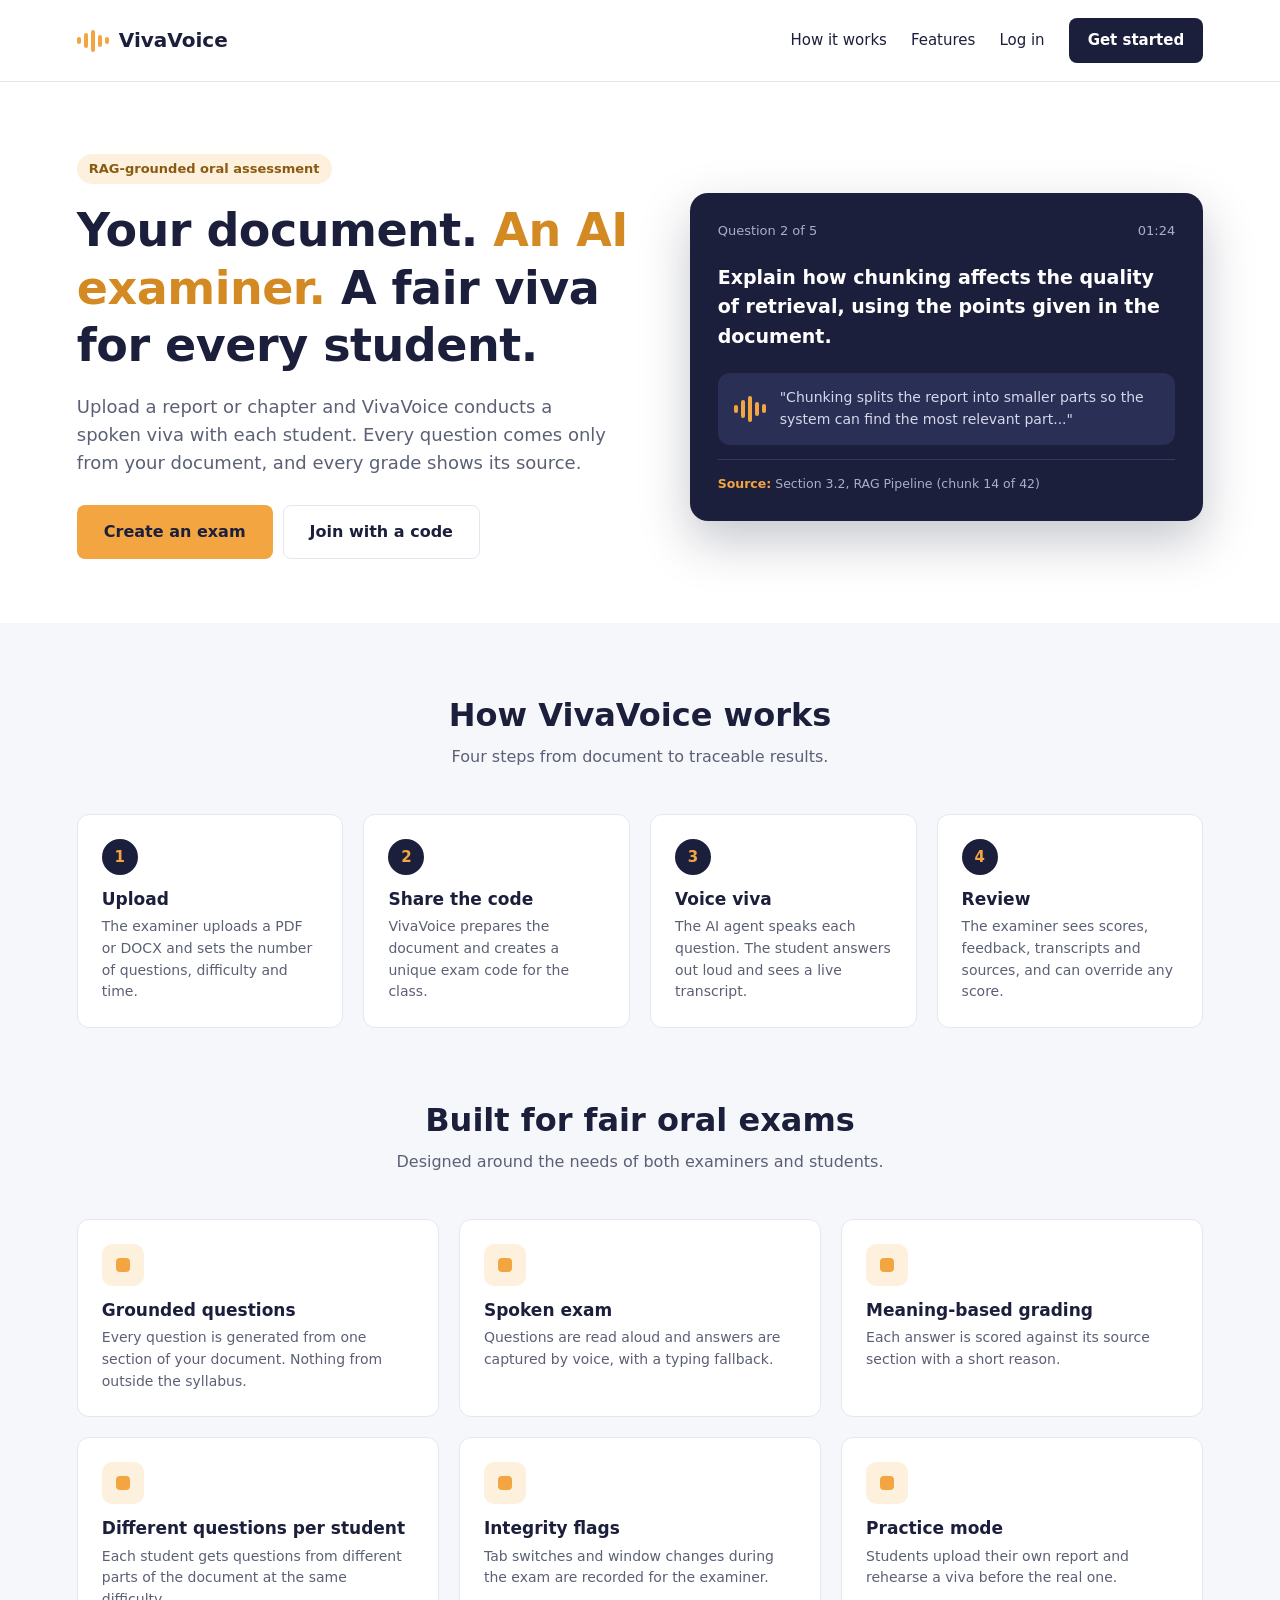
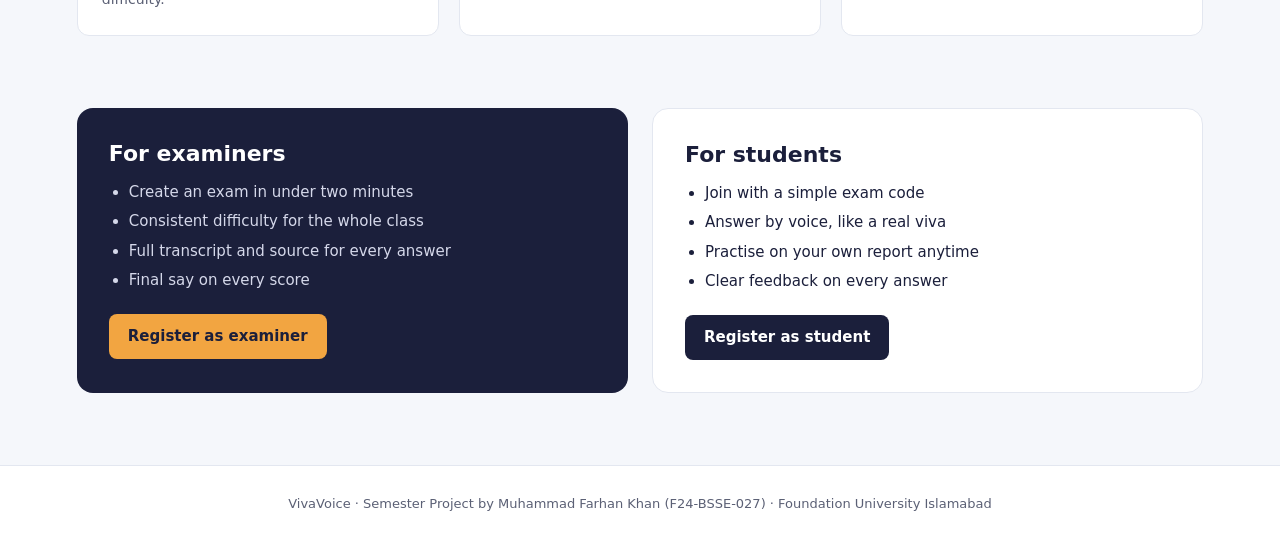
<file: frontend/index.html>
<!DOCTYPE html>
<html lang="en">
<head>
  <meta charset="UTF-8">
  <meta name="viewport" content="width=device-width, initial-scale=1.0">
  <title>VivaVoice | AI Voice Examiner</title>
  <link rel="stylesheet" href="css/style.css">
</head>
<body>

  <!-- Top navigation -->
  <header class="topnav">
    <a class="logo" href="index.html">
      <div class="wave"><span></span><span></span><span></span><span></span><span></span></div>VivaVoice
    </a>
    <nav>
      <a href="#how">How it works</a>
      <a href="#features">Features</a>
      <a href="login.html">Log in</a>
      <a class="btn btn-primary" href="register.html">Get started</a>
    </nav>
  </header>

  <!-- Hero section -->
  <section class="hero">
    <div>
      <span class="eyebrow">RAG-grounded oral assessment</span>
      <h1>Your document. <em>An AI examiner.</em> A fair viva for every student.</h1>
      <p>Upload a report or chapter and VivaVoice conducts a spoken viva with each student. Every question comes only from your document, and every grade shows its source.</p>
      <div class="actions">
        <a class="btn btn-accent btn-lg" href="register.html">Create an exam</a>
        <a class="btn btn-outline btn-lg" href="login.html">Join with a code</a>
      </div>
    </div>

    <!-- A preview of what the exam looks like -->
    <div class="preview">
      <div class="top"><span>Question 2 of 5</span><span>01:24</span></div>
      <div class="question">Explain how chunking affects the quality of retrieval, using the points given in the document.</div>
      <div class="listening">
        <div class="wave"><span></span><span></span><span></span><span></span><span></span></div>
        <div class="transcript">"Chunking splits the report into smaller parts so the system can find the most relevant part..."</div>
      </div>
      <div class="source"><b>Source:</b> Section 3.2, RAG Pipeline (chunk 14 of 42)</div>
    </div>
  </section>

  <!-- How it works -->
  <section class="section" id="how">
    <div class="section-title">
      <h2>How VivaVoice works</h2>
      <p>Four steps from document to traceable results.</p>
    </div>
    <div class="steps">
      <div class="step"><div class="num">1</div><h3>Upload</h3><p>The examiner uploads a PDF or DOCX and sets the number of questions, difficulty and time.</p></div>
      <div class="step"><div class="num">2</div><h3>Share the code</h3><p>VivaVoice prepares the document and creates a unique exam code for the class.</p></div>
      <div class="step"><div class="num">3</div><h3>Voice viva</h3><p>The AI agent speaks each question. The student answers out loud and sees a live transcript.</p></div>
      <div class="step"><div class="num">4</div><h3>Review</h3><p>The examiner sees scores, feedback, transcripts and sources, and can override any score.</p></div>
    </div>
  </section>

  <!-- Features -->
  <section class="section" id="features" style="padding-top: 0;">
    <div class="section-title">
      <h2>Built for fair oral exams</h2>
      <p>Designed around the needs of both examiners and students.</p>
    </div>
    <div class="features">
      <div class="feature"><div class="icon"><span></span></div><h3>Grounded questions</h3><p>Every question is generated from one section of your document. Nothing from outside the syllabus.</p></div>
      <div class="feature"><div class="icon"><span></span></div><h3>Spoken exam</h3><p>Questions are read aloud and answers are captured by voice, with a typing fallback.</p></div>
      <div class="feature"><div class="icon"><span></span></div><h3>Meaning-based grading</h3><p>Each answer is scored against its source section with a short reason.</p></div>
      <div class="feature"><div class="icon"><span></span></div><h3>Different questions per student</h3><p>Each student gets questions from different parts of the document at the same difficulty.</p></div>
      <div class="feature"><div class="icon"><span></span></div><h3>Integrity flags</h3><p>Tab switches and window changes during the exam are recorded for the examiner.</p></div>
      <div class="feature"><div class="icon"><span></span></div><h3>Practice mode</h3><p>Students upload their own report and rehearse a viva before the real one.</p></div>
    </div>
  </section>

  <!-- Roles -->
  <section class="section" style="padding-top: 0;">
    <div class="roles">
      <div class="role-card dark">
        <h3>For examiners</h3>
        <ul>
          <li>Create an exam in under two minutes</li>
          <li>Consistent difficulty for the whole class</li>
          <li>Full transcript and source for every answer</li>
          <li>Final say on every score</li>
        </ul>
        <a class="btn btn-accent" href="register.html">Register as examiner</a>
      </div>
      <div class="role-card light">
        <h3>For students</h3>
        <ul>
          <li>Join with a simple exam code</li>
          <li>Answer by voice, like a real viva</li>
          <li>Practise on your own report anytime</li>
          <li>Clear feedback on every answer</li>
        </ul>
        <a class="btn btn-primary" href="register.html">Register as student</a>
      </div>
    </div>
  </section>

  <footer class="footer">VivaVoice &middot; Semester Project by Muhammad Farhan Khan (F24-BSSE-027) &middot; Foundation University Islamabad</footer>

</body>
</html>
</file>
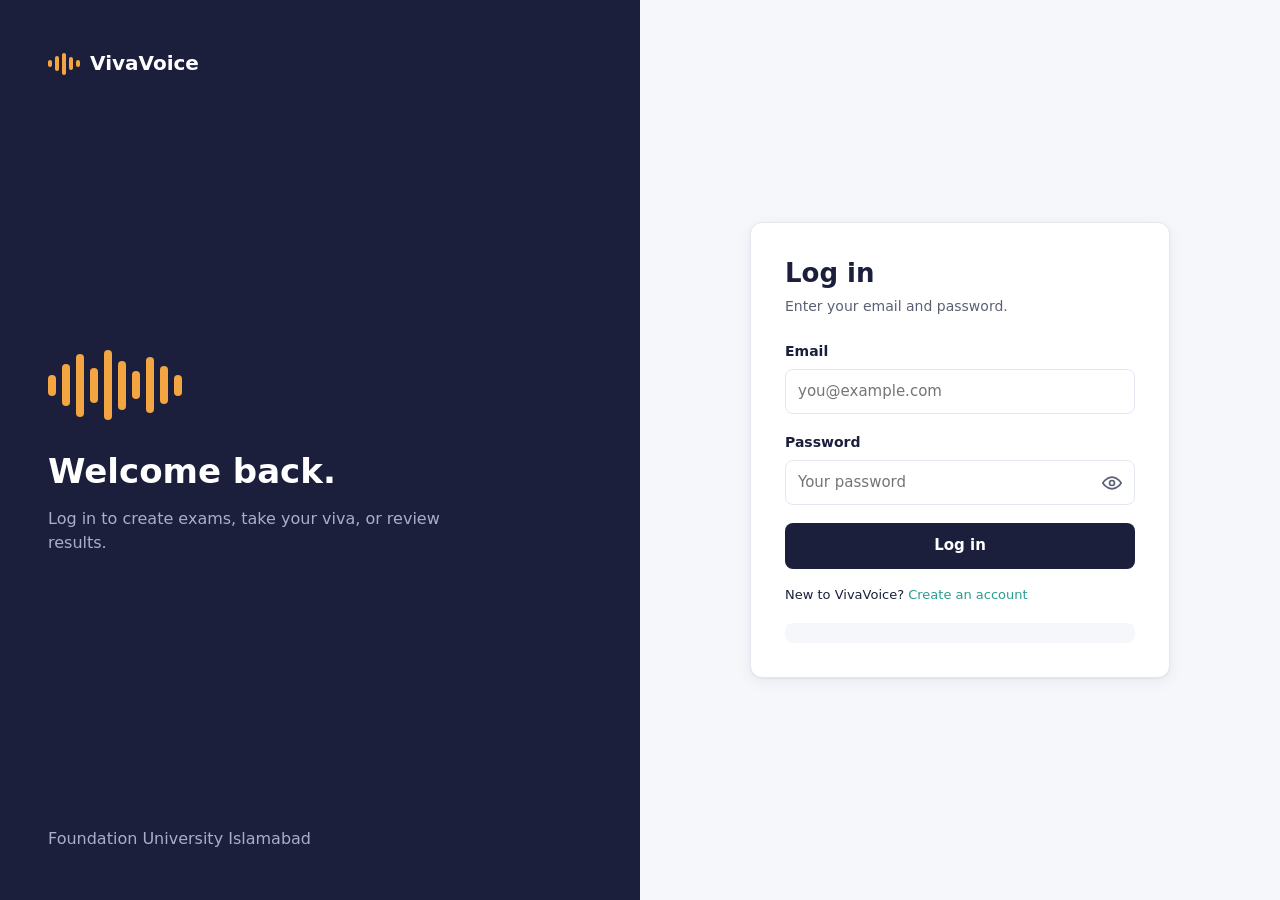
<file: frontend/admin.html>
<!DOCTYPE html>
<html lang="en">
<head>
  <meta charset="UTF-8">
  <meta name="viewport" content="width=device-width, initial-scale=1.0">
  <title>Admin Panel | VivaVoice</title>
  <link rel="stylesheet" href="css/style.css">
</head>
<body>
  <div class="app">
    <aside class="sidebar" id="sidebar"></aside>

    <main class="main">
      <div class="page-head">
        <div>
          <h1>Admin Panel</h1>
          <p>Manage users and see how the system is being used.</p>
        </div>
      </div>

      <div class="stats">
        <div class="stat"><div class="label">Examiners</div><div class="value" id="statExaminers">0</div></div>
        <div class="stat"><div class="label">Students</div><div class="value teal" id="statStudents">0</div></div>
        <div class="stat"><div class="label">Exams</div><div class="value amber" id="statExams">0</div></div>
        <div class="stat"><div class="label">Attempts</div><div class="value" id="statAttempts">0</div></div>
      </div>

      <div class="card">
        <h2>All users</h2>
        <p class="card-sub">Registered accounts, newest first.</p>
        <div id="message" class="hidden"></div>
        <div class="table-wrap">
          <table>
            <thead><tr><th>Name</th><th>Email</th><th>Role</th><th>Joined</th><th></th></tr></thead>
            <tbody id="userRows"></tbody>
          </table>
        </div>
      </div>
    </main>
  </div>

  <script src="js/app.js"></script>
  <script>
    const me = requireLogin("admin");
    buildSidebar("admin.html");

    async function loadOverview() {
      const data = await api("/api/admin/overview");
      document.getElementById("statExaminers").textContent = data.examiners;
      document.getElementById("statStudents").textContent = data.students;
      document.getElementById("statExams").textContent = data.exams;
      document.getElementById("statAttempts").textContent = data.attempts;

      const roleBadge = { admin: "badge-red", examiner: "badge-amber", student: "badge-green" };
      document.getElementById("userRows").innerHTML = data.users.map(u => `
        <tr>
          <td><strong>${escapeHtml(u.name)}</strong></td>
          <td>${escapeHtml(u.email)}</td>
          <td><span class="badge ${roleBadge[u.role]}" style="text-transform:capitalize;">${u.role}</span></td>
          <td class="small">${formatDate(u.created_at)}</td>
          <td>${u.id === me.id ? '<span class="small muted">You</span>' :
            `<button class="btn btn-danger btn-sm" onclick="removeUser('${u.id}')">Remove</button>`}</td>
        </tr>`).join("");
    }

    async function removeUser(id) {
      if (!confirm("Remove this user? They will no longer be able to log in.")) return;
      try {
        await api("/api/admin/users/" + id, { method: "DELETE" });
        loadOverview();
      } catch (error) {
        showMessage("message", error.message);
      }
    }

    loadOverview();
  </script>
</body>
</html>
</file>
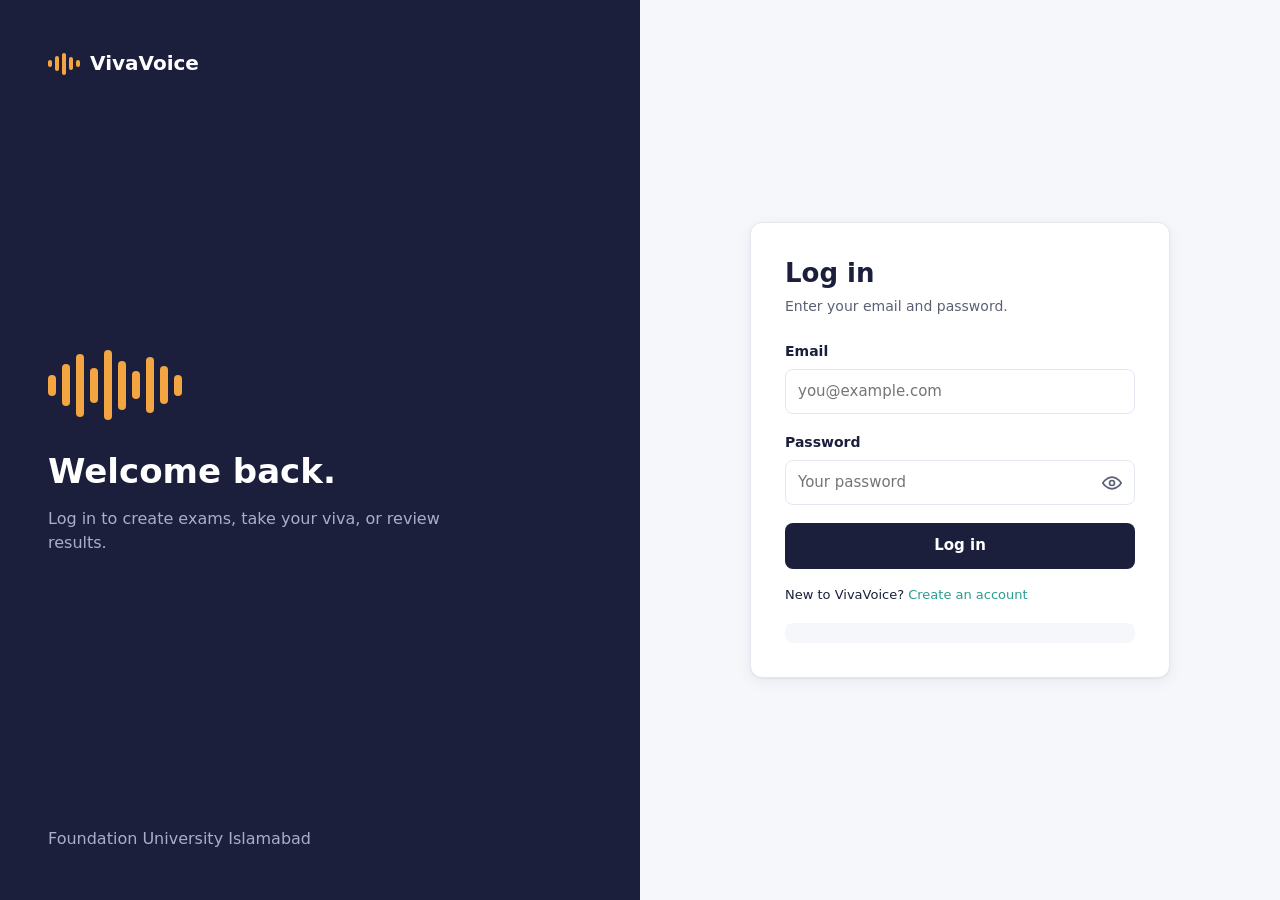
<file: frontend/create-exam.html>
<!DOCTYPE html>
<html lang="en">
<head>
  <meta charset="UTF-8">
  <meta name="viewport" content="width=device-width, initial-scale=1.0">
  <title>Create Exam | VivaVoice</title>
  <link rel="stylesheet" href="css/style.css">
</head>
<body>
  <div class="app">
    <aside class="sidebar" id="sidebar"></aside>

    <main class="main">
      <div class="page-head">
        <div>
          <h1>Create Exam</h1>
          <p>Upload the document students will be examined on, then choose the exam settings.</p>
        </div>
      </div>

      <div class="grid-2">
        <!-- Left: the form -->
        <div class="card">
          <div id="message" class="hidden"></div>

          <form id="examForm">
            <div class="field">
              <label>Source document</label>
              <label class="dropzone" for="file">
                <input type="file" id="file" accept=".pdf,.docx,.txt" required>
                <strong>Click to choose a PDF, DOCX or TXT file</strong>
                <span class="small muted">Maximum size 20 MB. Questions will come only from this document.</span>
                <div class="file-name" id="fileName"></div>
              </label>
            </div>

            <div class="row">
              <div class="field">
                <label for="title">Exam title</label>
                <input type="text" id="title" required placeholder="e.g. FYP Mid Viva">
              </div>
              <div class="field">
                <label for="course">Course</label>
                <input type="text" id="course" placeholder="e.g. Software Construction">
              </div>
            </div>

            <div class="field">
              <label>Difficulty</label>
              <div class="choices">
                <label><input type="radio" name="difficulty" value="Easy"><span>Easy</span></label>
                <label><input type="radio" name="difficulty" value="Medium" checked><span>Medium</span></label>
                <label><input type="radio" name="difficulty" value="Hard"><span>Hard</span></label>
              </div>
            </div>

            <div class="row">
              <div class="field">
                <label for="numQuestions">Number of questions</label>
                <input type="number" id="numQuestions" min="3" max="15" value="5" required>
                <div class="hint">Between 3 and 15.</div>
              </div>
              <div class="field">
                <label for="timePerAnswer">Time per answer</label>
                <select id="timePerAnswer">
                  <option value="30">30 seconds</option>
                  <option value="60">1 minute</option>
                  <option value="90" selected>1 minute 30 seconds</option>
                  <option value="120">2 minutes</option>
                  <option value="180">3 minutes</option>
                </select>
              </div>
            </div>

            <button class="btn btn-primary btn-lg" type="submit" id="submitBtn">Create Exam</button>
          </form>

          <!-- Shown after the exam is created -->
          <div id="successBox" class="hidden" style="text-align:center; padding: 10px 0;">
            <div class="done-icon"><span></span></div>
            <h2>Exam created</h2>
            <p class="muted">Share this code with your students:</p>
            <div class="mt-16"><button class="code-chip" id="newCode" style="font-size:22px; padding:10px 18px;"></button></div>
            <p class="small muted mt-16" id="chunkInfo"></p>
            <div class="actions mt-24" style="justify-content:center;">
              <a class="btn btn-primary" id="viewLink" href="#">View exam</a>
              <a class="btn btn-outline" href="create-exam.html">Create another</a>
            </div>
          </div>
        </div>

        <!-- Right: help cards -->
        <div>
          <div class="card">
            <h2>What happens next</h2>
            <p class="card-sub">After you click Create Exam:</p>
            <ol class="steps-list">
              <li>The text is extracted from your document.</li>
              <li>It is split into small sections (chunks) and stored.</li>
              <li>Each student gets questions from different sections at the same difficulty.</li>
              <li>Answers are graded against the section each question came from.</li>
            </ol>
          </div>
          <div class="card mt-24">
            <h2>Grounding rules</h2>
            <p class="card-sub" style="margin-bottom:0;">The examiner agent never asks anything that is not in your document, does not give hints, and shows you the source of every question in the results.</p>
          </div>
        </div>
      </div>
    </main>
  </div>

  <script src="js/app.js"></script>
  <script>
    requireLogin("examiner");
    buildSidebar("create-exam.html");

    // Show the chosen file name inside the upload box
    document.getElementById("file").addEventListener("change", (event) => {
      const file = event.target.files[0];
      document.getElementById("fileName").textContent = file ? file.name : "";
    });

    document.getElementById("examForm").addEventListener("submit", async (event) => {
      event.preventDefault();
      const button = document.getElementById("submitBtn");
      button.disabled = true;
      button.textContent = "Processing document...";

      // FormData is used because we are sending a file
      const form = new FormData();
      form.append("file", document.getElementById("file").files[0]);
      form.append("title", document.getElementById("title").value);
      form.append("course", document.getElementById("course").value);
      form.append("difficulty", document.querySelector("input[name=difficulty]:checked").value);
      form.append("num_questions", document.getElementById("numQuestions").value);
      form.append("time_per_answer", document.getElementById("timePerAnswer").value);

      try {
        const exam = await api("/api/exams", { method: "POST", form });
        document.getElementById("examForm").classList.add("hidden");
        document.getElementById("message").classList.add("hidden");
        document.getElementById("successBox").classList.remove("hidden");
        document.getElementById("newCode").textContent = exam.code;
        document.getElementById("newCode").onclick = () => copyCode(exam.code);
        document.getElementById("chunkInfo").textContent =
          `${exam.word_count} words processed into ${exam.chunk_count} sections.`;
        document.getElementById("viewLink").href = "exam-details.html?id=" + exam.id;
      } catch (error) {
        showMessage("message", error.message);
        button.disabled = false;
        button.textContent = "Create Exam";
      }
    });
  </script>
</body>
</html>
</file>
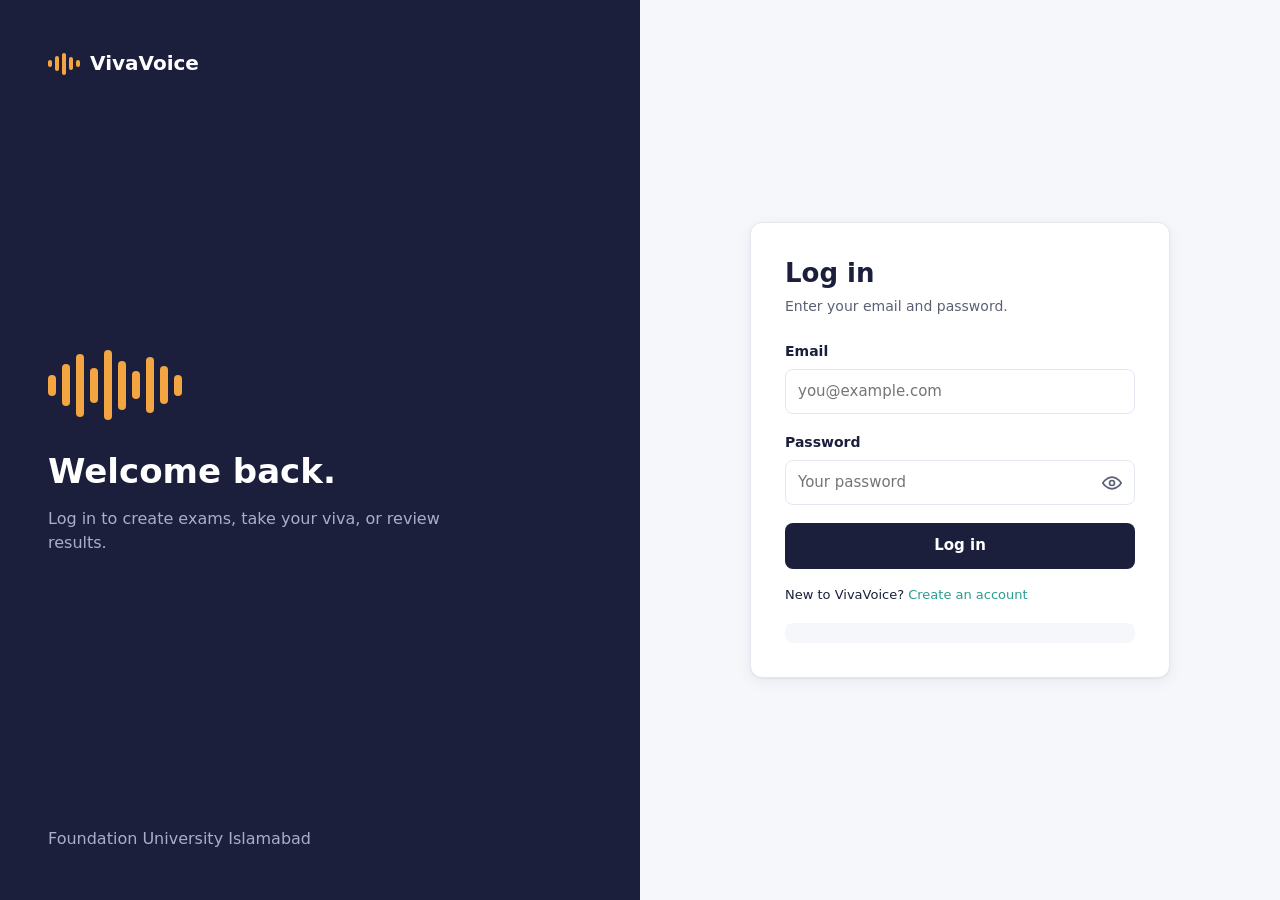
<file: frontend/exam-details.html>
<!DOCTYPE html>
<html lang="en">
<head>
  <meta charset="UTF-8">
  <meta name="viewport" content="width=device-width, initial-scale=1.0">
  <title>Exam Details | VivaVoice</title>
  <link rel="stylesheet" href="css/style.css">
</head>
<body>
  <div class="app">
    <aside class="sidebar" id="sidebar"></aside>

    <main class="main">
      <p class="small"><a href="examiner-dashboard.html">&larr; Back to dashboard</a></p>
      <div class="page-head mt-16">
        <div>
          <h1 id="title">Exam</h1>
          <p id="subtitle"></p>
        </div>
        <div class="actions">
          <button class="btn btn-accent" id="publishBtn" onclick="publish()">Publish results</button>
          <button class="btn btn-outline" id="closeBtn" onclick="closeExam()">Close exam</button>
          <button class="btn btn-danger" onclick="deleteExam()">Delete</button>
        </div>
      </div>

      <div id="message" class="hidden"></div>

      <div class="stats">
        <div class="stat"><div class="label">Exam code</div><div class="value" style="font-size:22px;"><button class="code-chip" id="code"></button></div></div>
        <div class="stat"><div class="label">Attempts</div><div class="value amber" id="statAttempts">0</div></div>
        <div class="stat"><div class="label">Average score</div><div class="value teal" id="statAvg">-</div></div>
        <div class="stat"><div class="label">Integrity flags</div><div class="value" id="statFlags">0</div></div>
      </div>

      <div class="grid-2">
        <!-- Attempts table -->
        <div class="card">
          <h2>Student attempts</h2>
          <p class="card-sub">Open an attempt to see answers, sources and to override scores.</p>
          <div class="table-wrap">
            <table>
              <thead><tr><th>Student</th><th>Started</th><th>Status</th><th>Score</th><th>Flags</th><th></th></tr></thead>
              <tbody id="attemptRows"></tbody>
            </table>
          </div>
          <div id="emptyState" class="empty hidden"><strong>No attempts yet</strong>Share the exam code with your students.</div>
        </div>

        <!-- Exam information -->
        <div class="card">
          <h2>Exam settings</h2>
          <p class="card-sub">Source document and configuration.</p>
          <ul class="info-list" id="info"></ul>
        </div>
      </div>
    </main>
  </div>

  <script src="js/app.js"></script>
  <script>
    requireLogin("examiner");
    buildSidebar("");
    const examId = new URLSearchParams(window.location.search).get("id");

    async function loadExam() {
      const exam = await api("/api/exams/" + examId);
      document.getElementById("title").textContent = exam.title;
      document.getElementById("subtitle").textContent = (exam.course || "No course") + " | Created " + formatDate(exam.created_at);
      document.getElementById("code").textContent = exam.code;
      document.getElementById("code").onclick = () => copyCode(exam.code);

      if (exam.published) {
        document.getElementById("publishBtn").textContent = "Results published";
        document.getElementById("publishBtn").disabled = true;
      }
      if (exam.status === "Closed") {
        document.getElementById("closeBtn").textContent = "Exam closed";
        document.getElementById("closeBtn").disabled = true;
      }

      document.getElementById("info").innerHTML = `
        <li><span>Document</span><span>${escapeHtml(exam.file_name)}</span></li>
        <li><span>Words</span><span>${exam.word_count}</span></li>
        <li><span>Sections (chunks)</span><span>${exam.chunk_count}</span></li>
        <li><span>Questions per student</span><span>${exam.num_questions}</span></li>
        <li><span>Difficulty</span><span>${badge(exam.difficulty)}</span></li>
        <li><span>Time per answer</span><span>${exam.time_per_answer} seconds</span></li>
        <li><span>Status</span><span>${badge(exam.status)}</span></li>
        <li><span>Results</span><span>${exam.published ? badge("Published") : badge("Awaiting Results")}</span></li>`;

      const list = exam.attempts;
      const done = list.filter(a => a.status === "Completed");
      document.getElementById("statAttempts").textContent = list.length;
      document.getElementById("statFlags").textContent = list.reduce((s, a) => s + a.flags, 0);
      if (done.length) {
        const avg = done.reduce((s, a) => s + percent(a.score, a.max_score), 0) / done.length;
        document.getElementById("statAvg").textContent = Math.round(avg) + "%";
      }

      if (list.length === 0) {
        document.getElementById("emptyState").classList.remove("hidden");
        return;
      }
      document.getElementById("attemptRows").innerHTML = list.map(a => `
        <tr>
          <td><strong>${escapeHtml(a.student_name)}</strong></td>
          <td class="small">${formatDate(a.started_at)}</td>
          <td>${badge(a.status)}</td>
          <td><strong>${a.score}</strong><span class="muted"> / ${a.max_score}</span></td>
          <td>${a.flags ? `<span class="badge badge-red">${a.flags}</span>` : `<span class="muted">0</span>`}</td>
          <td><a class="btn btn-outline btn-sm" href="result.html?id=${a.id}">Review</a></td>
        </tr>`).join("");
    }

    async function publish() {
      if (!confirm("Publish results? Students will be able to see their scores and feedback.")) return;
      await api(`/api/exams/${examId}/publish`, { method: "POST" });
      loadExam();
    }

    async function closeExam() {
      if (!confirm("Close this exam? Students will no longer be able to join.")) return;
      await api(`/api/exams/${examId}/close`, { method: "POST" });
      loadExam();
    }

    async function deleteExam() {
      if (!confirm("Delete this exam and all student attempts? This cannot be undone.")) return;
      await api("/api/exams/" + examId, { method: "DELETE" });
      window.location.href = "examiner-dashboard.html";
    }

    loadExam().catch(error => showMessage("message", error.message));
  </script>
</body>
</html>
</file>
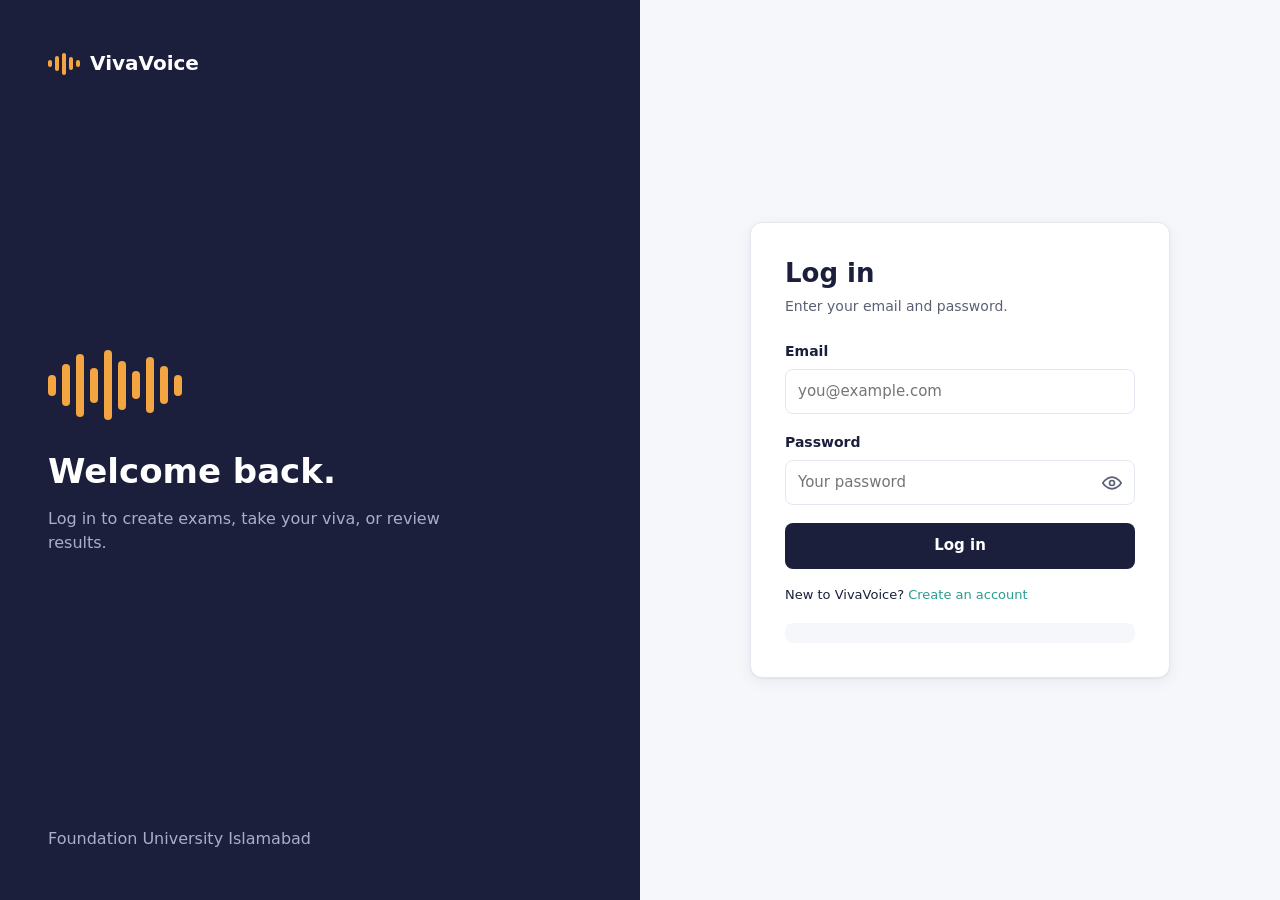
<file: frontend/exam-room.html>
<!DOCTYPE html>
<html lang="en">
<head>
  <meta charset="UTF-8">
  <meta name="viewport" content="width=device-width, initial-scale=1.0">
  <title>Exam Room | VivaVoice</title>
  <link rel="stylesheet" href="css/style.css">
</head>
<body>
  <div class="exam-page">

    <!-- Top bar: logo, exam name, timer -->
    <header class="exam-top">
      <div>
        <div class="logo"><div class="wave"><span></span><span></span><span></span><span></span><span></span></div>VivaVoice</div>
        <div class="exam-name" id="examName"></div>
      </div>
      <div class="timer hidden" id="timer">00:00</div>
    </header>
    <div class="progress"><div id="progressBar" style="width:0%"></div></div>

    <div class="exam-body">
      <div class="exam-card">

        <!-- SCREEN 1: before starting -->
        <div id="startScreen" class="card">
          <h2>Before you begin</h2>
          <p class="card-sub" id="startInfo"></p>
          <div id="voiceWarning" class="alert alert-info hidden">
            Voice input is not supported in this browser. You can still take the exam by typing. For voice, please use Google Chrome or Microsoft Edge.
          </div>
          <ul class="rules">
            <li>Each question is read aloud. Answer by speaking clearly after it finishes.</li>
            <li>Your words appear in the live transcript. Check it before you submit.</li>
            <li>You can re-record each answer once. If the microphone does not work, use "Type instead".</li>
            <li>Each answer has a time limit. When time runs out, your answer is submitted automatically.</li>
            <li>Leaving this window or switching tabs is recorded and shown to your examiner.</li>
          </ul>
          <button class="btn btn-accent btn-lg" onclick="startExam()">Allow microphone and start</button>
        </div>

        <!-- SCREEN 2: one question at a time -->
        <div id="questionScreen" class="hidden">
          <div class="q-number" id="qNumber"></div>
          <div class="q-big" id="qText"></div>
          <button class="btn btn-outline btn-sm" onclick="speakQuestion()">Listen again</button>

          <!-- Voice mode -->
          <div id="voiceArea">
            <div class="mic-area">
              <button class="mic-btn" id="micBtn" onclick="toggleListening()" title="Start or stop speaking">
                <div class="wave"><span></span><span></span><span></span><span></span><span></span></div>
              </button>
              <div class="mic-status" id="micStatus">Tap to start speaking</div>
            </div>
            <div class="q-label">Live transcript</div>
            <div class="transcript-box" id="transcript"><span class="muted">Your answer will appear here as you speak.</span></div>
          </div>

          <!-- Typing mode (fallback) -->
          <div id="typeArea" class="hidden mt-24">
            <div class="q-label">Type your answer</div>
            <textarea id="typedAnswer" placeholder="Write your answer here..."></textarea>
          </div>

          <div class="exam-controls">
            <div class="actions">
              <button class="btn btn-outline" id="modeBtn" onclick="switchMode()">Type instead</button>
              <button class="btn btn-outline" id="reRecordBtn" onclick="reRecord()">Re-record (1 left)</button>
            </div>
            <button class="btn btn-primary btn-lg" id="submitBtn" onclick="submitAnswer()">Submit answer</button>
          </div>
        </div>

        <!-- SCREEN 3: finished -->
        <div id="doneScreen" class="card hidden" style="text-align:center; padding:48px 24px;">
          <div class="done-icon"><span></span></div>
          <h2>Exam submitted</h2>
          <p class="muted mt-16" id="doneText">Thank you. Your answers have been saved.</p>
          <div class="actions mt-24" style="justify-content:center;">
            <a class="btn btn-primary" id="resultLink" href="#">View result</a>
            <a class="btn btn-outline" href="student-dashboard.html">Back to dashboard</a>
          </div>
        </div>

      </div>
    </div>
  </div>

  <script src="js/app.js"></script>
  <script src="js/exam-room.js"></script>
</body>
</html>
</file>
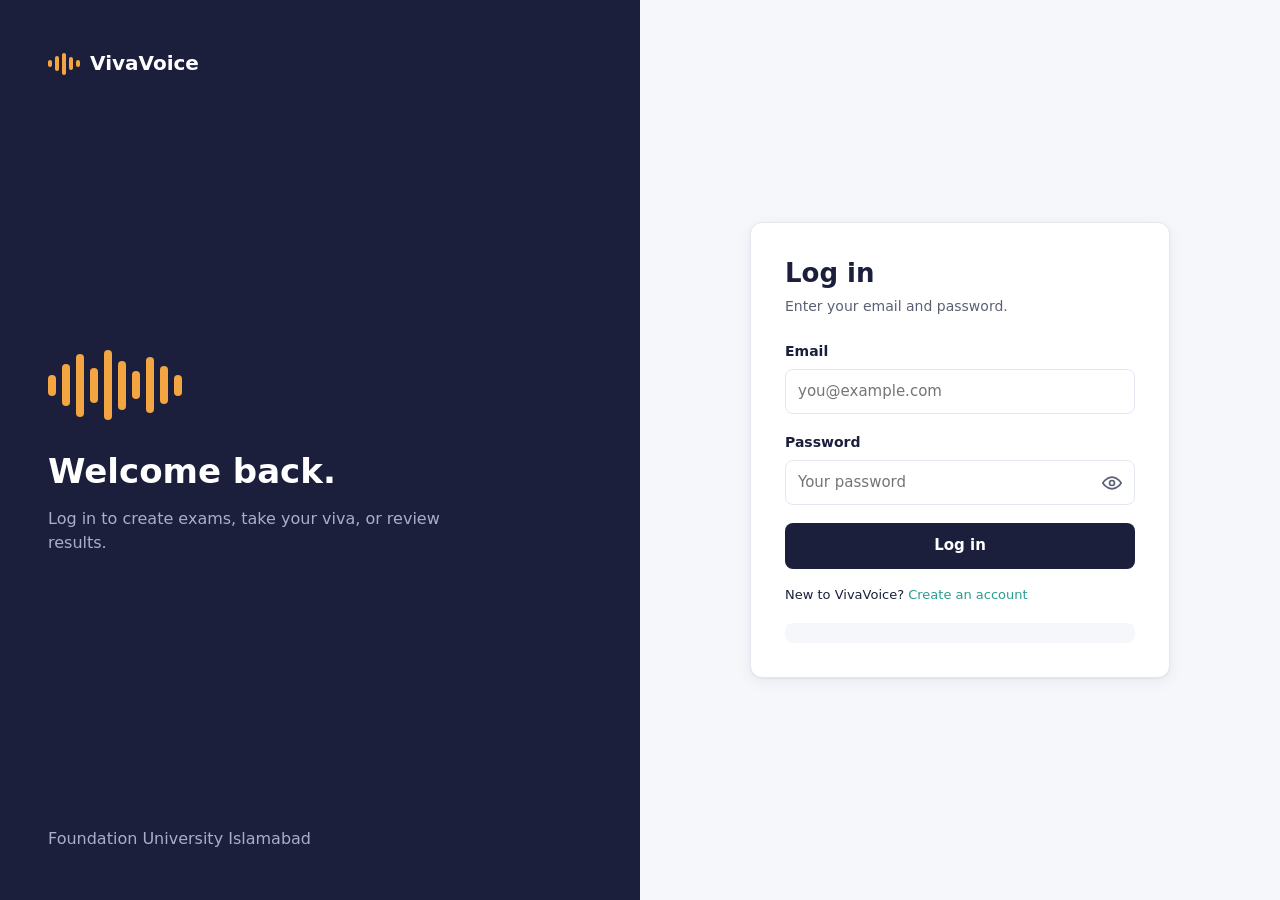
<file: frontend/examiner-dashboard.html>
<!DOCTYPE html>
<html lang="en">
<head>
  <meta charset="UTF-8">
  <meta name="viewport" content="width=device-width, initial-scale=1.0">
  <title>Dashboard | VivaVoice</title>
  <link rel="stylesheet" href="css/style.css">
</head>
<body>
  <div class="app">
    <aside class="sidebar" id="sidebar"></aside>

    <main class="main">
      <div class="page-head">
        <div>
          <h1 id="greeting">Dashboard</h1>
          <p>Your exams, attempts and results at a glance.</p>
        </div>
        <a class="btn btn-accent" href="create-exam.html">+ Create Exam</a>
      </div>

      <!-- Summary numbers -->
      <div class="stats">
        <div class="stat"><div class="label">Total exams</div><div class="value" id="statExams">0</div></div>
        <div class="stat"><div class="label">Active exams</div><div class="value teal" id="statActive">0</div></div>
        <div class="stat"><div class="label">Student attempts</div><div class="value amber" id="statAttempts">0</div></div>
        <div class="stat"><div class="label">Results published</div><div class="value" id="statPublished">0</div></div>
      </div>

      <!-- Exams table -->
      <div class="card">
        <h2>My exams</h2>
        <p class="card-sub">Share the exam code with students so they can join.</p>
        <div class="table-wrap">
          <table>
            <thead>
              <tr><th>Exam</th><th>Code</th><th>Questions</th><th>Difficulty</th><th>Attempts</th><th>Status</th><th></th></tr>
            </thead>
            <tbody id="examRows"></tbody>
          </table>
        </div>
        <div id="emptyState" class="empty hidden">
          <strong>No exams yet</strong>
          Create your first exam by uploading a document.
          <div class="mt-16"><a class="btn btn-primary" href="create-exam.html">Create Exam</a></div>
        </div>
      </div>
    </main>
  </div>

  <script src="js/app.js"></script>
  <script>
    const user = requireLogin("examiner");
    buildSidebar("examiner-dashboard.html");
    document.getElementById("greeting").textContent = "Welcome, " + user.name;

    async function loadExams() {
      const exams = await api("/api/exams");

      document.getElementById("statExams").textContent = exams.length;
      document.getElementById("statActive").textContent = exams.filter(e => e.status === "Active").length;
      document.getElementById("statAttempts").textContent = exams.reduce((sum, e) => sum + e.attempt_count, 0);
      document.getElementById("statPublished").textContent = exams.filter(e => e.published).length;

      if (exams.length === 0) {
        document.getElementById("emptyState").classList.remove("hidden");
        return;
      }

      document.getElementById("examRows").innerHTML = exams.map(exam => `
        <tr>
          <td><strong>${escapeHtml(exam.title)}</strong><div class="small muted">${escapeHtml(exam.course || "")}</div></td>
          <td><button class="code-chip" onclick="copyCode('${exam.code}')">${exam.code}</button></td>
          <td>${exam.num_questions}</td>
          <td>${badge(exam.difficulty)}</td>
          <td>${exam.attempt_count}</td>
          <td>${badge(exam.status)}</td>
          <td><a class="btn btn-outline btn-sm" href="exam-details.html?id=${exam.id}">View</a></td>
        </tr>`).join("");
    }

    loadExams();
  </script>
</body>
</html>
</file>
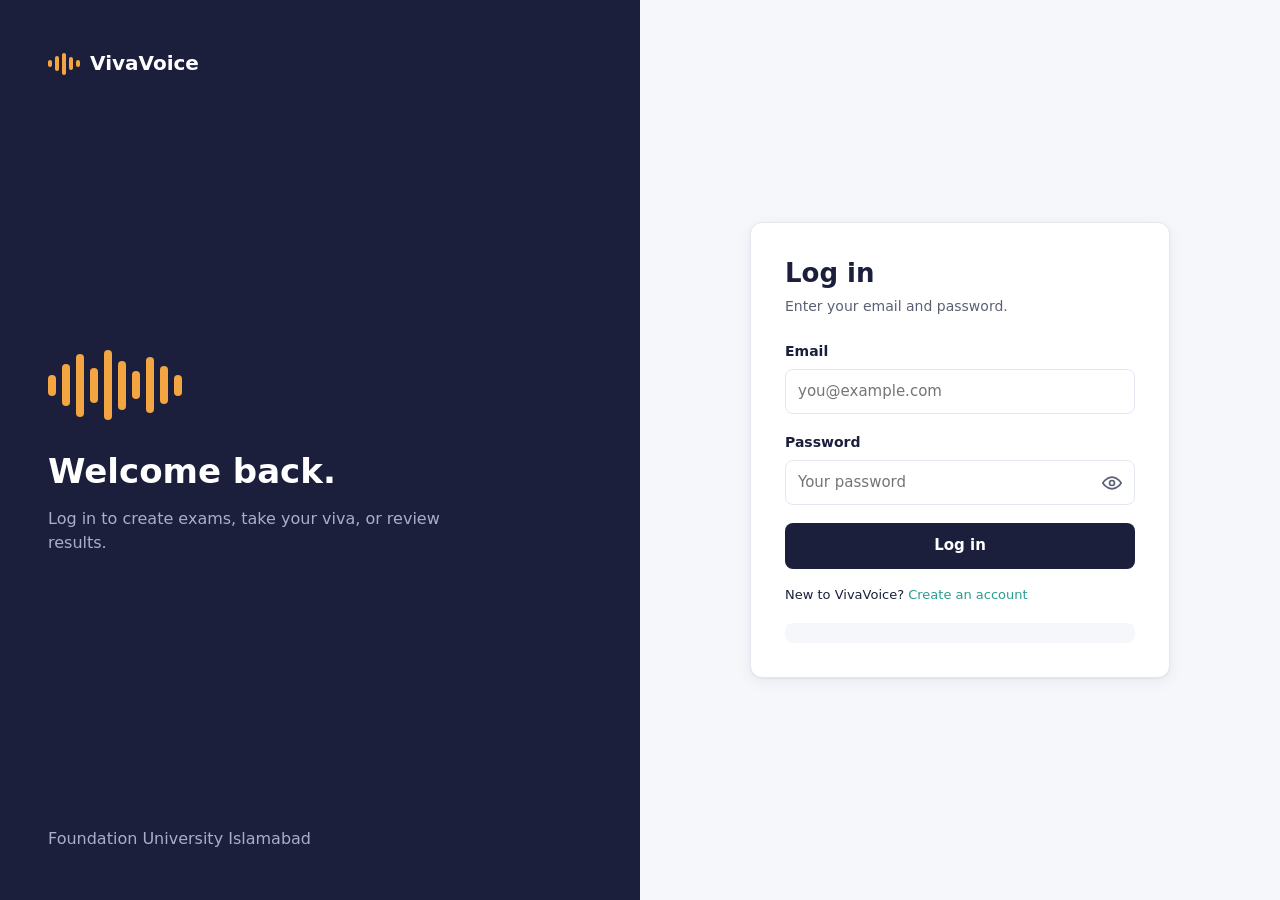
<file: frontend/login.html>
<!DOCTYPE html>
<html lang="en">
<head>
  <meta charset="UTF-8">
  <meta name="viewport" content="width=device-width, initial-scale=1.0">
  <title>Log in | VivaVoice</title>
  <link rel="stylesheet" href="css/style.css">
</head>
<body>
  <div class="auth">
 
    <!-- Left: brand panel -->
    <div class="auth-side">
      <a class="logo" href="index.html">
        <div class="wave"><span></span><span></span><span></span><span></span><span></span></div>VivaVoice
      </a>
      <div>
        <div class="big-wave">
          <span style="height:30%"></span><span style="height:60%"></span><span style="height:90%"></span>
          <span style="height:50%"></span><span style="height:100%"></span><span style="height:70%"></span>
          <span style="height:40%"></span><span style="height:80%"></span><span style="height:55%"></span>
          <span style="height:30%"></span>
        </div>
        <h2>Welcome back.</h2>
        <p>Log in to create exams, take your viva, or review results.</p>
      </div>
      <p class="small">Foundation University Islamabad</p>
    </div>
 
    <!-- Right: login form -->
    <div class="auth-form">
      <div class="card">
        <h1>Log in</h1>
        <p class="card-sub">Enter your email and password.</p>
        <div id="message" class="hidden"></div>
 
        <form id="loginForm">
          <div class="field">
            <label for="email">Email</label>
            <input type="email" id="email" required placeholder="you@example.com">
          </div>
          <div class="field">
            <label for="password">Password</label>
            <div class="pw-wrap">
              <input type="password" id="password" required placeholder="Your password">
              <button type="button" class="pw-toggle" onclick="togglePassword(this)" aria-label="Show password" title="Show password"></button>
            </div>
          </div>
          <button class="btn btn-primary btn-block" type="submit">Log in</button>
        </form>
 
        <p class="mt-16 small">New to VivaVoice? <a href="register.html">Create an account</a></p>
        <div class="demo-box"></div>
      </div>
    </div>
  </div>
 
  <script src="js/app.js"></script>
  <script>
    document.getElementById("loginForm").addEventListener("submit", async (event) => {
      event.preventDefault();
      try {
        const data = await api("/api/login", {
          method: "POST",
          body: {
            email: document.getElementById("email").value,
            password: document.getElementById("password").value,
          },
        });
        saveLogin(data);
        window.location.href = homePage(data.user.role);
      } catch (error) {
        showMessage("message", error.message);
      }
    });
  </script>
</body>
</html>
</file>
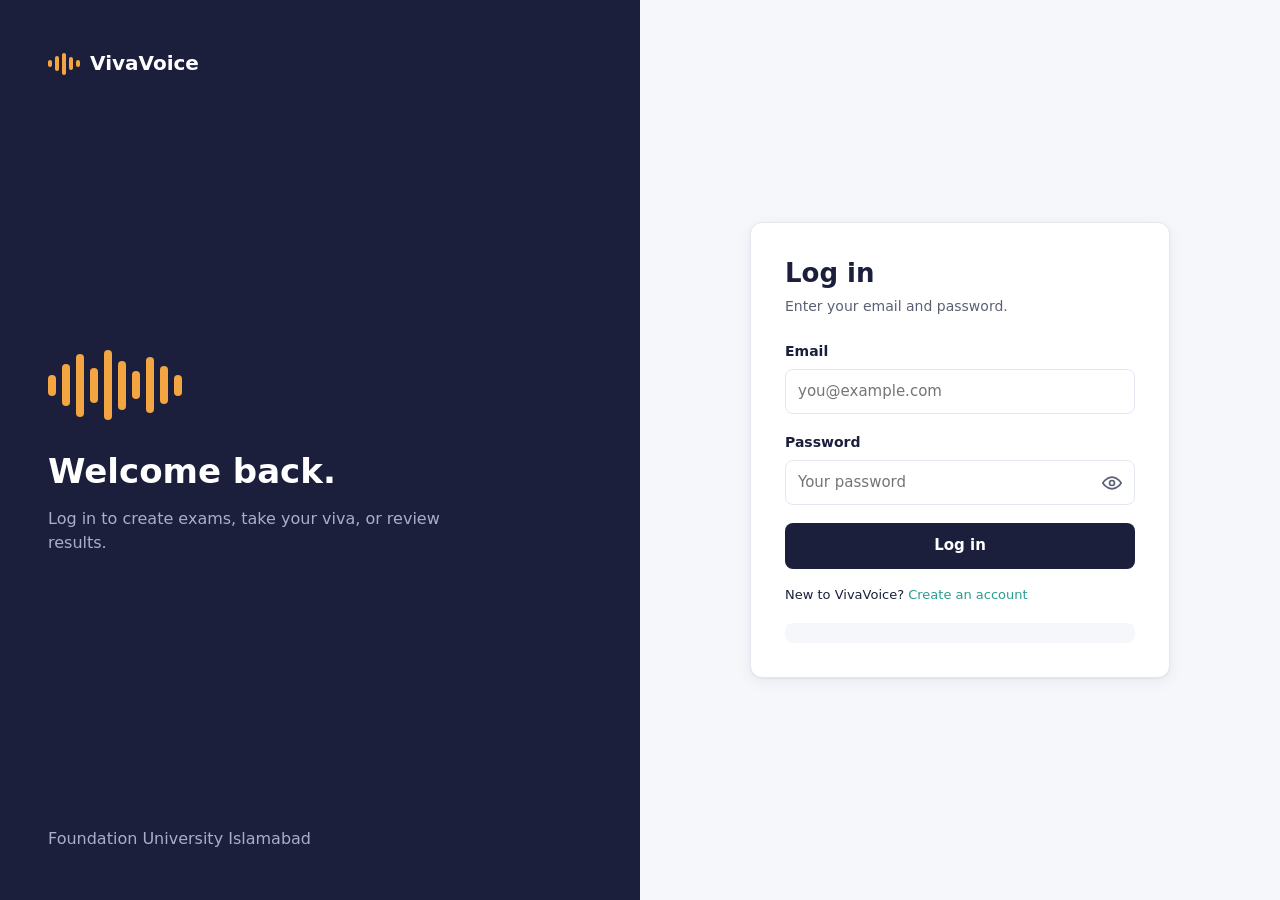
<file: frontend/practice.html>
<!DOCTYPE html>
<html lang="en">
<head>
  <meta charset="UTF-8">
  <meta name="viewport" content="width=device-width, initial-scale=1.0">
  <title>Practice Mode | VivaVoice</title>
  <link rel="stylesheet" href="css/style.css">
</head>
<body>
  <div class="app">
    <aside class="sidebar" id="sidebar"></aside>

    <main class="main">
      <div class="page-head">
        <div>
          <h1>Practice Mode</h1>
          <p>Rehearse a viva on your own report. Results are shown to you right away.</p>
        </div>
      </div>

      <div class="grid-2">
        <div class="card">
          <div id="message" class="hidden"></div>
          <form id="practiceForm">
            <div class="field">
              <label>Your document</label>
              <label class="dropzone" for="file">
                <input type="file" id="file" accept=".pdf,.docx,.txt" required>
                <strong>Click to choose your report (PDF, DOCX or TXT)</strong>
                <span class="small muted">Only you will see this practice session.</span>
                <div class="file-name" id="fileName"></div>
              </label>
            </div>

            <div class="field">
              <label>Difficulty</label>
              <div class="choices">
                <label><input type="radio" name="difficulty" value="Easy"><span>Easy</span></label>
                <label><input type="radio" name="difficulty" value="Medium" checked><span>Medium</span></label>
                <label><input type="radio" name="difficulty" value="Hard"><span>Hard</span></label>
              </div>
            </div>

            <div class="field">
              <label for="numQuestions">Number of questions</label>
              <select id="numQuestions">
                <option value="3">3 questions</option>
                <option value="5" selected>5 questions</option>
                <option value="8">8 questions</option>
              </select>
            </div>

            <button class="btn btn-accent btn-lg" type="submit" id="startBtn">Start practice viva</button>
          </form>
        </div>

        <div class="card">
          <h2>Tips for a good viva</h2>
          <p class="card-sub">The same tips work for the real exam.</p>
          <ol class="steps-list">
            <li>Use Chrome or Edge and allow microphone access.</li>
            <li>Sit in a quiet place and speak clearly at a normal speed.</li>
            <li>Explain in your own words. Mention the key terms from your report.</li>
            <li>Check the live transcript before submitting. You can re-record once.</li>
          </ol>
        </div>
      </div>
    </main>
  </div>

  <script src="js/app.js"></script>
  <script>
    requireLogin("student");
    buildSidebar("practice.html");

    document.getElementById("file").addEventListener("change", (event) => {
      const file = event.target.files[0];
      document.getElementById("fileName").textContent = file ? file.name : "";
    });

    document.getElementById("practiceForm").addEventListener("submit", async (event) => {
      event.preventDefault();
      const button = document.getElementById("startBtn");
      button.disabled = true;
      button.textContent = "Preparing your questions...";

      const form = new FormData();
      form.append("file", document.getElementById("file").files[0]);
      form.append("difficulty", document.querySelector("input[name=difficulty]:checked").value);
      form.append("num_questions", document.getElementById("numQuestions").value);

      try {
        const data = await api("/api/practice", { method: "POST", form });
        window.location.href = "exam-room.html?id=" + data.attempt_id;
      } catch (error) {
        showMessage("message", error.message);
        button.disabled = false;
        button.textContent = "Start practice viva";
      }
    });
  </script>
</body>
</html>
</file>
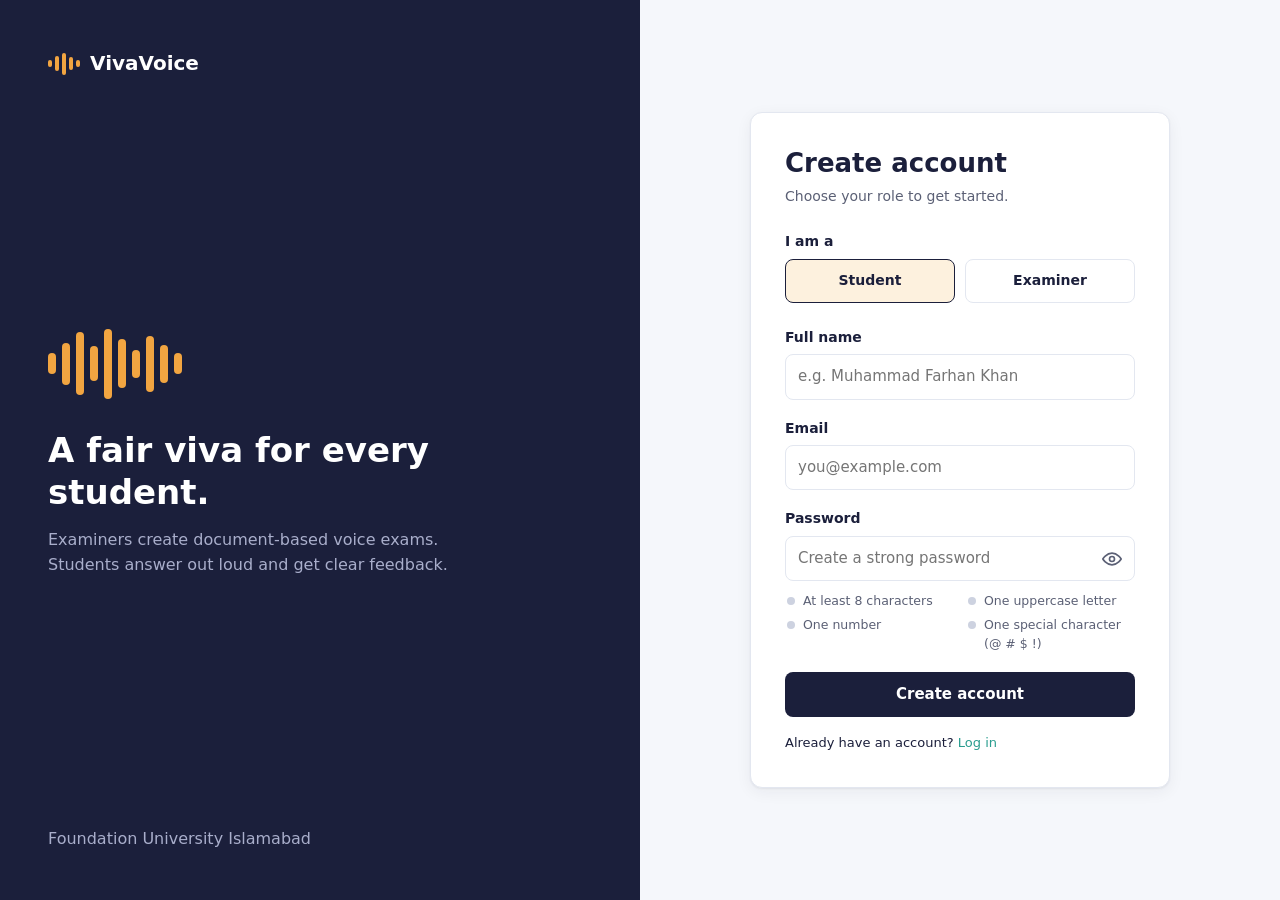
<file: frontend/register.html>
<!DOCTYPE html>
<html lang="en">
<head>
  <meta charset="UTF-8">
  <meta name="viewport" content="width=device-width, initial-scale=1.0">
  <title>Create account | VivaVoice</title>
  <link rel="stylesheet" href="css/style.css">
</head>
<body>
  <div class="auth">
 
    <div class="auth-side">
      <a class="logo" href="index.html">
        <div class="wave"><span></span><span></span><span></span><span></span><span></span></div>VivaVoice
      </a>
      <div>
        <div class="big-wave">
          <span style="height:30%"></span><span style="height:60%"></span><span style="height:90%"></span>
          <span style="height:50%"></span><span style="height:100%"></span><span style="height:70%"></span>
          <span style="height:40%"></span><span style="height:80%"></span><span style="height:55%"></span>
          <span style="height:30%"></span>
        </div>
        <h2>A fair viva for every student.</h2>
        <p>Examiners create document-based voice exams. Students answer out loud and get clear feedback.</p>
      </div>
      <p class="small">Foundation University Islamabad</p>
    </div>
 
    <div class="auth-form">
      <div class="card">
        <h1>Create account</h1>
        <p class="card-sub">Choose your role to get started.</p>
        <div id="message" class="hidden"></div>
 
        <form id="registerForm">
          <div class="field">
            <label>I am a</label>
            <div class="choices">
              <label><input type="radio" name="role" value="student" checked><span>Student</span></label>
              <label><input type="radio" name="role" value="examiner"><span>Examiner</span></label>
            </div>
          </div>
          <div class="field">
            <label for="name">Full name</label>
            <input type="text" id="name" required placeholder="e.g. Muhammad Farhan Khan">
          </div>
          <div class="field">
            <label for="email">Email</label>
            <input type="email" id="email" required placeholder="you@example.com">
          </div>
          <div class="field">
            <label for="password">Password</label>
            <div class="pw-wrap">
              <input type="password" id="password" required placeholder="Create a strong password">
              <button type="button" class="pw-toggle" onclick="togglePassword(this)" aria-label="Show password" title="Show password"></button>
            </div>
            <!-- Live checklist: each rule turns green when it is met -->
            <ul class="pw-rules" id="pwRules">
              <li data-rule="length">At least 8 characters</li>
              <li data-rule="upper">One uppercase letter</li>
              <li data-rule="number">One number</li>
              <li data-rule="special">One special character (@ # $ !)</li>
            </ul>
          </div>
          <button class="btn btn-primary btn-block" type="submit">Create account</button>
        </form>
 
        <p class="mt-16 small">Already have an account? <a href="login.html">Log in</a></p>
      </div>
    </div>
  </div>
 
  <script src="js/app.js"></script>
  <script>
    // Password rules (the server checks the same rules again)
    const rules = {
      length: (p) => p.length >= 8,
      upper: (p) => /[A-Z]/.test(p),
      number: (p) => /[0-9]/.test(p),
      special: (p) => /[^A-Za-z0-9\s]/.test(p),
    };
 
    function checkPassword() {
      const password = document.getElementById("password").value;
      let allMet = true;
      document.querySelectorAll("#pwRules li").forEach((item) => {
        const met = rules[item.dataset.rule](password);
        item.classList.toggle("met", met);
        if (!met) allMet = false;
      });
      return allMet;
    }
 
    document.getElementById("password").addEventListener("input", checkPassword);
 
    document.getElementById("registerForm").addEventListener("submit", async (event) => {
      event.preventDefault();
      if (!checkPassword()) {
        showMessage("message", "Please choose a password that meets all the rules below.");
        return;
      }
      try {
        const data = await api("/api/register", {
          method: "POST",
          body: {
            name: document.getElementById("name").value,
            email: document.getElementById("email").value,
            password: document.getElementById("password").value,
            role: document.querySelector("input[name=role]:checked").value,
          },
        });
        saveLogin(data);
        window.location.href = homePage(data.user.role);
      } catch (error) {
        showMessage("message", error.message);
      }
    });
  </script>
</body>
</html>
</file>
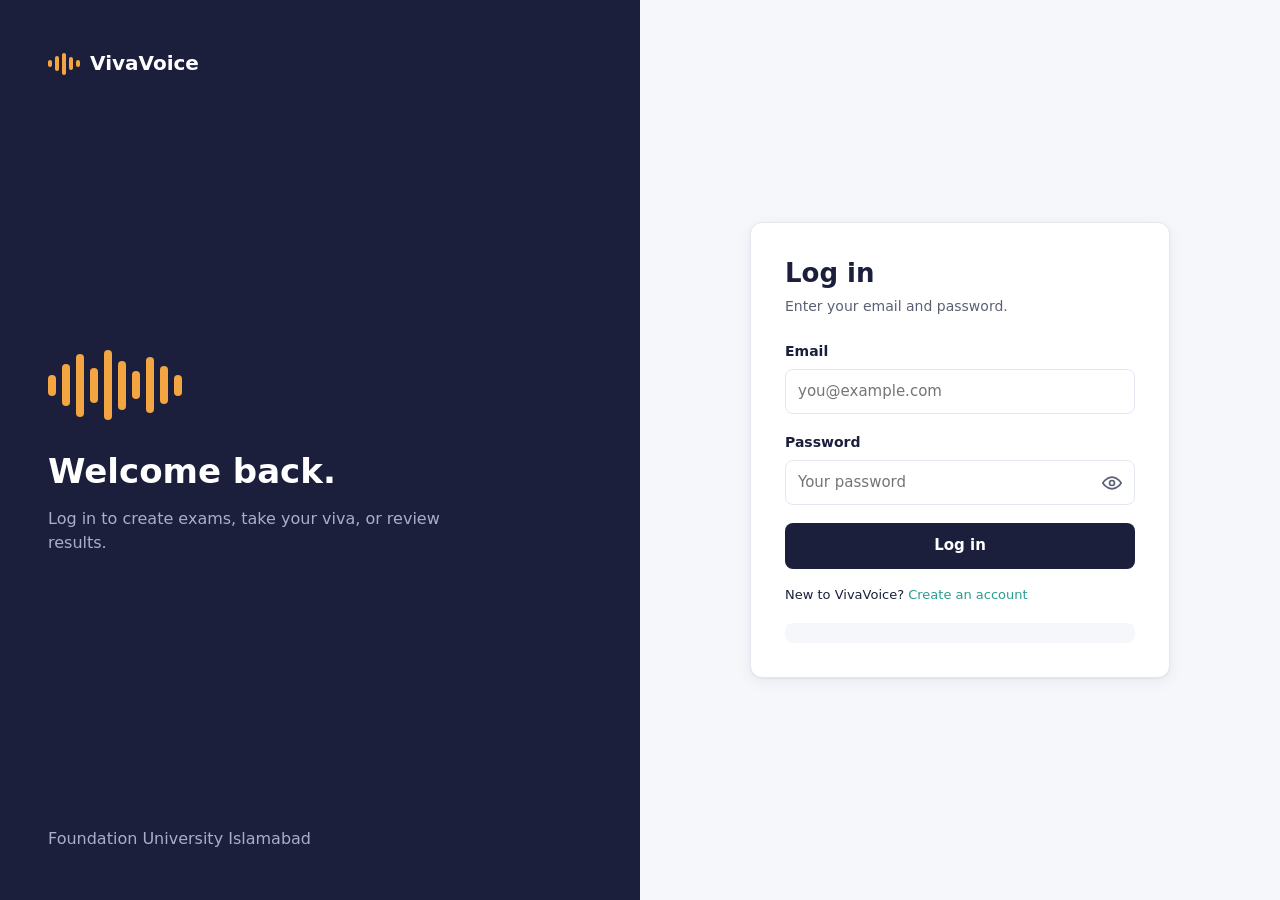
<file: frontend/result.html>
<!DOCTYPE html>
<html lang="en">
<head>
  <meta charset="UTF-8">
  <meta name="viewport" content="width=device-width, initial-scale=1.0">
  <title>Result | VivaVoice</title>
  <link rel="stylesheet" href="css/style.css">
</head>
<body>
  <!-- This one page is used by both the examiner (review + override) and the student (view result) -->
  <div class="app">
    <aside class="sidebar" id="sidebar"></aside>

    <main class="main">
      <p class="small"><a id="backLink" href="#">&larr; Back</a></p>
      <div class="page-head mt-16">
        <div>
          <h1 id="title">Result</h1>
          <p id="subtitle"></p>
        </div>
      </div>

      <div id="message" class="hidden"></div>

      <!-- Shown to students when the examiner has not published results yet -->
      <div id="waiting" class="card hidden">
        <div class="empty">
          <strong>Your exam has been submitted</strong>
          Results will appear here once your examiner reviews and publishes them.
        </div>
      </div>

      <div id="resultArea" class="hidden">
        <div class="stats">
          <div class="stat"><div class="label">Total score</div><div class="value" id="statScore">0</div></div>
          <div class="stat"><div class="label">Percentage</div><div class="value teal" id="statPercent">0%</div></div>
          <div class="stat"><div class="label">Correct answers</div><div class="value amber" id="statCorrect">0</div></div>
          <div class="stat"><div class="label">Integrity flags</div><div class="value" id="statFlags">0</div></div>
        </div>

        <div id="flagBox" class="alert alert-info hidden"></div>
        <div id="questions"></div>
      </div>
    </main>
  </div>

  <script src="js/app.js"></script>
  <script>
    const user = requireLogin();
    buildSidebar(user.role === "student" ? "student-dashboard.html" : "");
    const attemptId = new URLSearchParams(window.location.search).get("id");

    async function loadResult() {
      const r = await api("/api/attempts/" + attemptId);
      document.getElementById("title").textContent = r.exam_title;

      if (!r.published) {
        document.getElementById("backLink").href = "student-dashboard.html";
        document.getElementById("subtitle").textContent = "Status: " + r.status;
        document.getElementById("waiting").classList.remove("hidden");
        return;
      }

      document.getElementById("backLink").href =
        user.role === "student" ? "student-dashboard.html" : "exam-details.html?id=" + r.exam_id;
      document.getElementById("subtitle").textContent =
        `${r.student_name} | ${formatDate(r.started_at)} | Difficulty: ${r.difficulty} | Document: ${r.file_name}`;
      document.getElementById("resultArea").classList.remove("hidden");

      document.getElementById("statScore").textContent = `${r.score} / ${r.max_score}`;
      document.getElementById("statPercent").textContent = percent(r.score, r.max_score) + "%";
      document.getElementById("statCorrect").textContent =
        r.questions.filter(q => q.verdict === "Correct").length + " / " + r.questions.length;
      document.getElementById("statFlags").textContent = r.flags;

      if (r.flags && user.role !== "student") {
        const box = document.getElementById("flagBox");
        box.classList.remove("hidden");
        box.textContent = `The student left the exam window ${r.flags} time(s) during the exam.`;
      }

      // One block per question
      document.getElementById("questions").innerHTML = r.questions.map(q => {
        const answered = q.answer !== null && q.answer !== undefined;
        return `
        <div class="q-block">
          <div class="q-head">
            <div>
              <div class="q-number">Question ${q.number}</div>
              <h3>${escapeHtml(q.question)}</h3>
            </div>
            <div style="text-align:right;">
              <div class="q-score">${answered ? q.final_score : 0}<span class="muted" style="font-size:15px;"> / 10</span></div>
              ${answered ? badge(q.verdict) : badge("Not answered")}
              ${q.overridden ? '<div class="small muted">Changed by examiner</div>' : ""}
            </div>
          </div>
          <div class="bar"><div style="width:${answered ? q.final_score * 10 : 0}%"></div></div>

          <div class="q-label">Answer ${q.typed ? "(typed)" : "(spoken transcript)"}</div>
          <div class="q-text">${answered && q.answer ? escapeHtml(q.answer) : '<span class="muted">No answer</span>'}</div>

          <div class="q-label">Feedback</div>
          <div>${answered ? escapeHtml(q.reason) : "No answer was recorded for this question."}</div>

          <div class="q-label">Source from the document (section ${q.chunk_index + 1})</div>
          <div class="q-text q-source">${escapeHtml(q.source)}</div>

          ${r.can_override && answered ? `
          <div class="override">
            <label class="small"><strong>Override score:</strong></label>
            <input type="number" min="0" max="10" value="${q.final_score}" id="ov${q.number}">
            <button class="btn btn-outline btn-sm" onclick="override(${q.number})">Save</button>
            <span class="small muted">AI score: ${q.ai_score}</span>
          </div>` : ""}
        </div>`;
      }).join("");
    }

    async function override(number) {
      const score = parseInt(document.getElementById("ov" + number).value);
      try {
        await api(`/api/attempts/${attemptId}/override`, { method: "POST", body: { number, score } });
        loadResult();
      } catch (error) {
        showMessage("message", error.message);
      }
    }

    loadResult().catch(error => showMessage("message", error.message));
  </script>
</body>
</html>
</file>
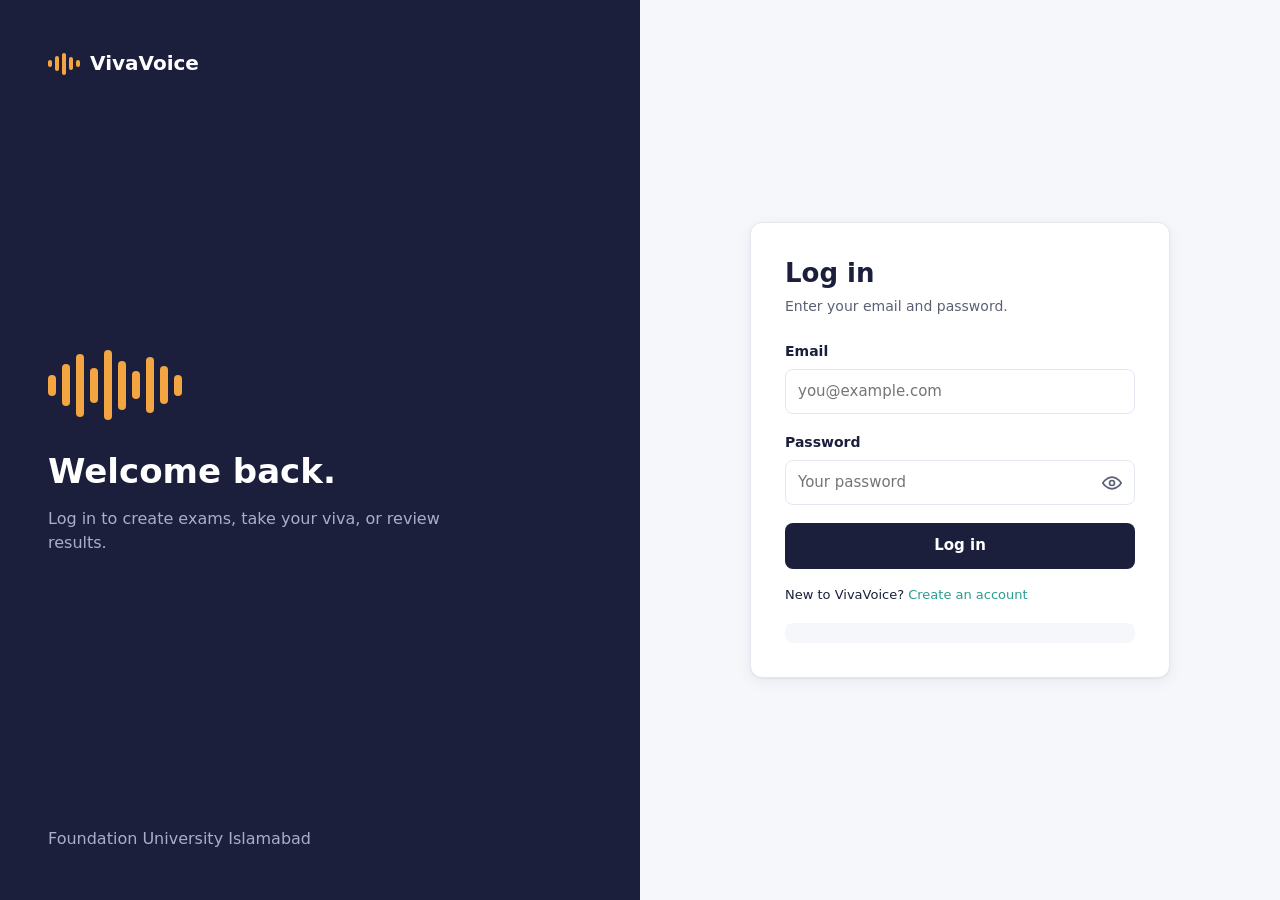
<file: frontend/student-dashboard.html>
<!DOCTYPE html>
<html lang="en">
<head>
  <meta charset="UTF-8">
  <meta name="viewport" content="width=device-width, initial-scale=1.0">
  <title>Dashboard | VivaVoice</title>
  <link rel="stylesheet" href="css/style.css">
</head>
<body>
  <div class="app">
    <aside class="sidebar" id="sidebar"></aside>

    <main class="main">
      <div class="page-head">
        <div>
          <h1 id="greeting">Dashboard</h1>
          <p>Join an exam with the code from your examiner, or practise on your own document.</p>
        </div>
      </div>

      <div class="grid-2-equal">
        <!-- Join exam -->
        <div class="card">
          <h2>Join an exam</h2>
          <p class="card-sub">Enter the exam code your examiner shared with you.</p>
          <div id="message" class="hidden"></div>
          <form id="joinForm">
            <div class="field">
              <label for="code">Exam code</label>
              <input type="text" id="code" required placeholder="VV-7K2QP" style="text-transform:uppercase; font-size:18px; letter-spacing:1px;">
            </div>
            <button class="btn btn-accent btn-block" type="submit" id="joinBtn">Start exam</button>
          </form>
        </div>

        <!-- Practice mode -->
        <div class="card" style="background: var(--ink); color: #fff; border: none;">
          <h2>Practice Mode</h2>
          <p class="card-sub" style="color:#A9AECB;">Upload your own report and rehearse a viva before the real one. Your results are shown immediately.</p>
          <ul class="rules" style="margin-top:0;">
            <li style="border-color:#343A66;">Questions come only from your document</li>
            <li style="border-color:#343A66;">Spoken exam with a live transcript</li>
            <li style="border-color:#343A66;">Instant feedback on every answer</li>
          </ul>
          <a class="btn btn-accent" href="practice.html">Start practice</a>
        </div>
      </div>

      <!-- My attempts -->
      <div class="card mt-24">
        <h2>My exams</h2>
        <p class="card-sub">Your submitted exams and practice sessions.</p>
        <div class="table-wrap">
          <table>
            <thead><tr><th>Exam</th><th>Date</th><th>Type</th><th>Status</th><th>Score</th><th></th></tr></thead>
            <tbody id="attemptRows"></tbody>
          </table>
        </div>
        <div id="emptyState" class="empty hidden"><strong>No exams yet</strong>Join an exam with a code or start a practice session.</div>
      </div>
    </main>
  </div>

  <script src="js/app.js"></script>
  <script>
    const user = requireLogin("student");
    buildSidebar("student-dashboard.html");
    document.getElementById("greeting").textContent = "Welcome, " + user.name;

    document.getElementById("joinForm").addEventListener("submit", async (event) => {
      event.preventDefault();
      try {
        const data = await api("/api/attempts/start", {
          method: "POST",
          body: { code: document.getElementById("code").value },
        });
        window.location.href = "exam-room.html?id=" + data.attempt_id;
      } catch (error) {
        showMessage("message", error.message);
      }
    });

    async function loadAttempts() {
      const list = await api("/api/my-attempts");
      if (list.length === 0) {
        document.getElementById("emptyState").classList.remove("hidden");
        return;
      }
      document.getElementById("attemptRows").innerHTML = list.map(a => {
        let score = '<span class="muted">Awaiting results</span>';
        if (a.published && a.status === "Completed") score = `<strong>${a.score}</strong><span class="muted"> / ${a.max_score}</span>`;
        let action = `<a class="btn btn-outline btn-sm" href="result.html?id=${a.id}">View</a>`;
        if (a.status === "In Progress") action = `<a class="btn btn-accent btn-sm" href="exam-room.html?id=${a.id}">Continue</a>`;
        return `
        <tr>
          <td><strong>${escapeHtml(a.exam_title)}</strong></td>
          <td class="small">${formatDate(a.started_at)}</td>
          <td>${a.practice ? '<span class="badge badge-grey">Practice</span>' : '<span class="badge badge-amber">Exam</span>'}</td>
          <td>${badge(a.status)}</td>
          <td>${score}</td>
          <td>${action}</td>
        </tr>`;
      }).join("");
    }

    loadAttempts();
  </script>
</body>
</html>
</file>
<file: frontend/css/style.css>
/* =========================================================================
   VivaVoice stylesheet
   One CSS file for every page. Sections:
   1. Colours and basics      6. Cards and stats
   2. Buttons                 7. Tables and badges
   3. Forms                   8. Landing page
   4. Public top navbar       9. Login / register pages
   5. App layout (sidebar)   10. Exam room
   ========================================================================= */
 
/* ---------- 1. Colours and basics ---------- */
:root {
  --ink: #1B1F3B;        /* main dark navy */
  --ink-2: #2A2F55;      /* lighter navy for hovers */
  --amber: #F2A541;      /* accent (voice / highlight) */
  --amber-soft: #FDF1DE;
  --teal: #2A9D8F;       /* success / positive */
  --teal-soft: #E3F4F1;
  --red: #C0392B;
  --red-soft: #FBE9E7;
  --bg: #F5F7FB;         /* page background */
  --surface: #FFFFFF;    /* cards */
  --border: #E3E7F0;
  --text: #1B1F3B;
  --muted: #5B6075;
  --radius: 12px;
  --shadow: 0 1px 2px rgba(27, 31, 59, 0.06), 0 4px 16px rgba(27, 31, 59, 0.06);
}
 
* { box-sizing: border-box; margin: 0; padding: 0; }
 
body {
  font-family: "Segoe UI", system-ui, -apple-system, Roboto, Arial, sans-serif;
  background: var(--bg);
  color: var(--text);
  font-size: 15px;
  line-height: 1.55;
}
 
a { color: var(--teal); text-decoration: none; }
a:hover { text-decoration: underline; }
h1, h2, h3 { line-height: 1.25; }
.muted { color: var(--muted); }
.small { font-size: 13px; }
.hidden { display: none !important; }
.mt-16 { margin-top: 16px; }
.mt-24 { margin-top: 24px; }
 
/* Logo: a small sound wave made of bars + the name */
.logo { display: flex; align-items: center; gap: 10px; font-weight: 700; font-size: 20px; color: inherit; }
.logo:hover { text-decoration: none; }
.wave { display: flex; align-items: center; gap: 3px; height: 22px; }
.wave span { width: 4px; border-radius: 2px; background: var(--amber); }
.wave span:nth-child(1) { height: 30%; }
.wave span:nth-child(2) { height: 70%; }
.wave span:nth-child(3) { height: 100%; }
.wave span:nth-child(4) { height: 55%; }
.wave span:nth-child(5) { height: 35%; }
 
/* ---------- 2. Buttons ---------- */
.btn {
  display: inline-flex; align-items: center; justify-content: center; gap: 8px;
  padding: 10px 18px; border-radius: 8px; border: 1px solid transparent;
  font: inherit; font-weight: 600; cursor: pointer; text-decoration: none;
  transition: background 0.15s, border-color 0.15s;
}
.btn:hover { text-decoration: none; }
.btn:disabled { opacity: 0.55; cursor: not-allowed; }
.btn-primary { background: var(--ink); color: #fff; }
.btn-primary:hover { background: var(--ink-2); }
.btn-accent { background: var(--amber); color: var(--ink); }
.btn-accent:hover { background: #E8973A; }
.btn-outline { background: var(--surface); color: var(--ink); border-color: var(--border); }
.btn-outline:hover { border-color: var(--ink); }
.btn-danger { background: var(--surface); color: var(--red); border-color: #F0C6C0; }
.btn-danger:hover { background: var(--red-soft); }
.btn-sm { padding: 6px 12px; font-size: 13px; }
.btn-lg { padding: 14px 26px; font-size: 16px; }
.btn-block { width: 100%; }
 
/* ---------- 3. Forms ---------- */
.field { margin-bottom: 18px; }
.field label { display: block; font-weight: 600; font-size: 14px; margin-bottom: 6px; }
.field .hint { font-size: 12.5px; color: var(--muted); margin-top: 5px; }
input[type="text"], input[type="email"], input[type="password"], input[type="number"],
select, textarea {
  width: 100%; padding: 10px 12px; font: inherit; color: var(--text);
  background: var(--surface); border: 1px solid var(--border); border-radius: 8px;
}
input:focus, select:focus, textarea:focus { outline: 2px solid var(--amber); outline-offset: 0; border-color: var(--amber); }
textarea { resize: vertical; min-height: 120px; }
.row { display: grid; grid-template-columns: 1fr 1fr; gap: 16px; }
 
/* Choice buttons made from radio inputs (used for role and difficulty) */
.choices { display: flex; gap: 10px; flex-wrap: wrap; }
.choices label {
  flex: 1; min-width: 110px; text-align: center; padding: 10px; cursor: pointer;
  border: 1px solid var(--border); border-radius: 8px; background: var(--surface); font-weight: 600;
}
.choices input { display: none; }
.choices input:checked + span { color: var(--ink); }
.choices label:has(input:checked) { border-color: var(--ink); background: var(--amber-soft); }
 
/* File upload box */
.dropzone {
  display: block; border: 2px dashed var(--border); border-radius: var(--radius);
  padding: 28px; text-align: center; cursor: pointer; background: #FAFBFE;
}
.dropzone:hover { border-color: var(--amber); }
.dropzone input { display: none; }
.dropzone strong { display: block; margin-bottom: 4px; }
.dropzone .file-name { margin-top: 10px; font-weight: 600; color: var(--teal); }
 
/* Messages */
.alert { padding: 12px 14px; border-radius: 8px; font-size: 14px; margin-bottom: 16px; }
.alert-error { background: var(--red-soft); color: var(--red); }
.alert-success { background: var(--teal-soft); color: #1D6F65; }
.alert-info { background: var(--amber-soft); color: #8A5A12; }
 
/* ---------- 4. Public top navbar ---------- */
.topnav {
  display: flex; align-items: center; justify-content: space-between;
  padding: 18px 6%; background: var(--surface); border-bottom: 1px solid var(--border);
}
.topnav nav { display: flex; align-items: center; gap: 24px; }
.topnav nav a:not(.btn) { color: var(--ink); font-weight: 500; }
 
/* ---------- 5. App layout: sidebar + main area ---------- */
.app { display: flex; min-height: 100vh; }
.sidebar {
  width: 240px; flex-shrink: 0; background: var(--ink); color: #fff;
  display: flex; flex-direction: column; padding: 22px 16px;
  position: sticky; top: 0; height: 100vh;
}
.sidebar .logo { color: #fff; padding: 0 8px 26px; }
.sidebar .menu { display: flex; flex-direction: column; gap: 4px; flex: 1; }
.sidebar .menu-title { font-size: 11px; letter-spacing: 1px; text-transform: uppercase; color: #8F94B3; padding: 8px 12px; }
.sidebar .menu a {
  color: #D5D8EA; padding: 10px 12px; border-radius: 8px; font-weight: 500;
  display: flex; align-items: center; gap: 10px;
}
.sidebar .menu a::before { content: ""; width: 6px; height: 6px; border-radius: 50%; background: #5B6191; }
.sidebar .menu a:hover { background: var(--ink-2); text-decoration: none; color: #fff; }
.sidebar .menu a.active { background: var(--ink-2); color: #fff; }
.sidebar .menu a.active::before { background: var(--amber); }
.sidebar .user-box { border-top: 1px solid #343A66; padding: 16px 8px 0; }
.sidebar .user-box .name { font-weight: 600; }
.sidebar .user-box .role { font-size: 12px; color: #8F94B3; text-transform: capitalize; margin-bottom: 10px; }
.sidebar .user-box button { background: none; border: 1px solid #343A66; color: #D5D8EA; width: 100%; }
.sidebar .user-box button:hover { border-color: var(--amber); }
 
.main { flex: 1; padding: 32px 40px; min-width: 0; }
.page-head { display: flex; align-items: flex-start; justify-content: space-between; gap: 16px; margin-bottom: 26px; }
.page-head h1 { font-size: 26px; }
.page-head p { color: var(--muted); margin-top: 4px; }
.actions { display: flex; gap: 10px; flex-wrap: wrap; }
 
/* ---------- 6. Cards and stats ---------- */
.card { background: var(--surface); border: 1px solid var(--border); border-radius: var(--radius); box-shadow: var(--shadow); padding: 24px; }
.card h2 { font-size: 18px; margin-bottom: 4px; }
.card .card-sub { color: var(--muted); font-size: 14px; margin-bottom: 18px; }
.grid-2 { display: grid; grid-template-columns: 1.6fr 1fr; gap: 24px; align-items: start; }
.grid-2-equal { display: grid; grid-template-columns: 1fr 1fr; gap: 24px; }
 
.stats { display: grid; grid-template-columns: repeat(4, 1fr); gap: 18px; margin-bottom: 26px; }
.stat { background: var(--surface); border: 1px solid var(--border); border-radius: var(--radius); padding: 20px; box-shadow: var(--shadow); }
.stat .label { font-size: 13px; color: var(--muted); font-weight: 600; }
.stat .value { font-size: 30px; font-weight: 700; margin-top: 4px; }
.stat .value.amber { color: #D48A22; }
.stat .value.teal { color: var(--teal); }
 
.info-list { list-style: none; }
.info-list li { display: flex; justify-content: space-between; gap: 12px; padding: 10px 0; border-bottom: 1px solid var(--border); font-size: 14px; }
.info-list li:last-child { border-bottom: none; }
.info-list span:first-child { color: var(--muted); }
.info-list span:last-child { font-weight: 600; text-align: right; }
 
.steps-list { list-style: none; counter-reset: step; }
.steps-list li { counter-increment: step; position: relative; padding: 0 0 14px 38px; font-size: 14px; }
.steps-list li::before {
  content: counter(step); position: absolute; left: 0; top: 0;
  width: 26px; height: 26px; border-radius: 50%; background: var(--amber-soft); color: #8A5A12;
  font-weight: 700; font-size: 13px; display: grid; place-items: center;
}
 
.empty { text-align: center; padding: 40px 20px; color: var(--muted); }
.empty strong { display: block; color: var(--text); font-size: 16px; margin-bottom: 6px; }
 
.code-chip {
  display: inline-flex; align-items: center; gap: 8px; font-family: Consolas, monospace;
  font-weight: 700; background: var(--amber-soft); color: #8A5A12; padding: 4px 10px; border-radius: 6px;
  border: none; cursor: pointer; font-size: 14px;
}
 
/* ---------- 7. Tables and badges ---------- */
.table-wrap { overflow-x: auto; }
table { width: 100%; border-collapse: collapse; font-size: 14px; }
th { text-align: left; font-size: 12px; text-transform: uppercase; letter-spacing: 0.5px; color: var(--muted); padding: 10px 12px; border-bottom: 1px solid var(--border); }
td { padding: 14px 12px; border-bottom: 1px solid var(--border); vertical-align: middle; }
tr:last-child td { border-bottom: none; }
tbody tr:hover { background: #FAFBFE; }
 
.badge { display: inline-block; padding: 3px 10px; border-radius: 999px; font-size: 12px; font-weight: 600; }
.badge-green { background: var(--teal-soft); color: #1D6F65; }
.badge-amber { background: var(--amber-soft); color: #8A5A12; }
.badge-red { background: var(--red-soft); color: var(--red); }
.badge-grey { background: #EEF0F6; color: var(--muted); }
 
/* Score bar */
.bar { height: 8px; background: #EEF0F6; border-radius: 999px; overflow: hidden; }
.bar div { height: 100%; background: var(--teal); border-radius: 999px; }
 
/* Result page: one block per question */
.q-block { border: 1px solid var(--border); border-radius: var(--radius); padding: 20px; margin-bottom: 16px; background: var(--surface); }
.q-head { display: flex; justify-content: space-between; align-items: flex-start; gap: 16px; margin-bottom: 12px; }
.q-head h3 { font-size: 16px; }
.q-score { font-size: 22px; font-weight: 700; white-space: nowrap; }
.q-label { font-size: 12px; font-weight: 700; text-transform: uppercase; letter-spacing: 0.5px; color: var(--muted); margin: 12px 0 4px; }
.q-text { background: #FAFBFE; border: 1px solid var(--border); border-radius: 8px; padding: 12px; font-size: 14px; }
.q-source { background: var(--amber-soft); border: none; color: #4B3A1C; }
.override { display: flex; align-items: center; gap: 8px; margin-top: 14px; }
.override input { width: 80px; }
 
/* ---------- 8. Landing page ---------- */
.hero { display: grid; grid-template-columns: 1.1fr 1fr; gap: 48px; align-items: center; padding: 72px 6% 64px; background: var(--surface); }
.eyebrow { display: inline-block; background: var(--amber-soft); color: #8A5A12; font-weight: 600; font-size: 13px; padding: 5px 12px; border-radius: 999px; margin-bottom: 18px; }
.hero h1 { font-size: 46px; letter-spacing: -0.5px; margin-bottom: 18px; }
.hero h1 em { font-style: normal; color: #D48A22; }
.hero p { font-size: 18px; color: var(--muted); margin-bottom: 28px; max-width: 540px; }
 
/* The preview card on the right of the hero */
.preview { background: var(--ink); color: #fff; border-radius: 18px; padding: 28px; box-shadow: 0 20px 50px rgba(27, 31, 59, 0.25); }
.preview .top { display: flex; justify-content: space-between; font-size: 13px; color: #A9AECB; margin-bottom: 22px; }
.preview .question { font-size: 19px; font-weight: 600; margin-bottom: 22px; }
.preview .listening { display: flex; align-items: center; gap: 14px; background: var(--ink-2); padding: 14px 16px; border-radius: 12px; margin-bottom: 14px; }
.preview .listening .wave { height: 26px; }
.preview .transcript { font-size: 14px; color: #D5D8EA; }
.preview .source { font-size: 12.5px; color: #A9AECB; border-top: 1px solid #343A66; padding-top: 14px; }
.preview .source b { color: var(--amber); }
 
.section { padding: 72px 6%; }
.section-title { text-align: center; max-width: 640px; margin: 0 auto 44px; }
.section-title h2 { font-size: 32px; margin-bottom: 10px; }
.section-title p { color: var(--muted); font-size: 16px; }
.steps { display: grid; grid-template-columns: repeat(4, 1fr); gap: 20px; }
.step { background: var(--surface); border: 1px solid var(--border); border-radius: var(--radius); padding: 24px; }
.step .num { width: 36px; height: 36px; border-radius: 50%; background: var(--ink); color: var(--amber); font-weight: 700; display: grid; place-items: center; margin-bottom: 14px; }
.step h3 { font-size: 17px; margin-bottom: 6px; }
.step p { color: var(--muted); font-size: 14px; }
.features { display: grid; grid-template-columns: repeat(3, 1fr); gap: 20px; }
.feature { background: var(--surface); border: 1px solid var(--border); border-radius: var(--radius); padding: 24px; }
.feature .icon { width: 42px; height: 42px; border-radius: 10px; background: var(--amber-soft); display: grid; place-items: center; margin-bottom: 14px; }
.feature .icon span { width: 14px; height: 14px; border-radius: 4px; background: var(--amber); }
.feature h3 { font-size: 17px; margin-bottom: 6px; }
.feature p { color: var(--muted); font-size: 14px; }
.roles { display: grid; grid-template-columns: 1fr 1fr; gap: 24px; }
.role-card { border-radius: 16px; padding: 32px; }
.role-card.dark { background: var(--ink); color: #fff; }
.role-card.light { background: var(--surface); border: 1px solid var(--border); }
.role-card h3 { font-size: 22px; margin-bottom: 14px; }
.role-card ul { padding-left: 20px; margin-bottom: 22px; }
.role-card li { margin-bottom: 6px; }
.role-card.dark li { color: #D5D8EA; }
.footer { text-align: center; padding: 28px; color: var(--muted); font-size: 13px; border-top: 1px solid var(--border); background: var(--surface); }
 
/* ---------- 9. Login / register pages ---------- */
.auth { display: grid; grid-template-columns: 1fr 1fr; min-height: 100vh; }
.auth-side { background: var(--ink); color: #fff; padding: 48px; display: flex; flex-direction: column; justify-content: space-between; }
.auth-side .logo { color: #fff; }
.auth-side h2 { font-size: 34px; margin-bottom: 14px; }
.auth-side p { color: #A9AECB; font-size: 16px; max-width: 420px; }
.auth-side .big-wave { display: flex; align-items: center; gap: 6px; height: 70px; margin-bottom: 30px; }
.auth-side .big-wave span { width: 8px; border-radius: 4px; background: var(--amber); }
.auth-form { display: flex; align-items: center; justify-content: center; padding: 40px; }
.auth-form .card { width: 100%; max-width: 420px; padding: 34px; }
.auth-form h1 { font-size: 26px; margin-bottom: 6px; }
.auth-form .card-sub { margin-bottom: 24px; }
.demo-box { margin-top: 18px; font-size: 13px; color: var(--muted); background: var(--bg); padding: 10px 12px; border-radius: 8px; }
 
/* ---------- 10. Exam room ---------- */
.exam-page { min-height: 100vh; display: flex; flex-direction: column; }
.exam-top { display: flex; align-items: center; justify-content: space-between; gap: 16px; padding: 16px 32px; background: var(--ink); color: #fff; }
.exam-top .logo { color: #fff; font-size: 18px; }
.exam-top .exam-name { color: #A9AECB; font-size: 14px; }
.timer { font-family: Consolas, monospace; font-size: 20px; font-weight: 700; background: var(--ink-2); padding: 6px 14px; border-radius: 8px; }
.timer.low { color: var(--amber); }
.progress { height: 5px; background: #E3E7F0; }
.progress div { height: 100%; background: var(--amber); transition: width 0.3s; }
.exam-body { flex: 1; display: flex; justify-content: center; padding: 40px 20px; }
.exam-card { width: 100%; max-width: 780px; }
.q-number { font-weight: 700; color: #D48A22; font-size: 14px; letter-spacing: 0.5px; text-transform: uppercase; margin-bottom: 10px; }
.q-big { font-size: 26px; font-weight: 600; line-height: 1.35; margin-bottom: 24px; }
 
/* The round microphone button with a pulsing ring while listening */
.mic-area { display: flex; flex-direction: column; align-items: center; gap: 12px; margin: 10px 0 24px; }
.mic-btn {
  width: 92px; height: 92px; border-radius: 50%; border: none; cursor: pointer;
  background: var(--ink); display: grid; place-items: center; position: relative;
}
.mic-btn .wave { height: 34px; }
.mic-btn .wave span { width: 5px; }
.mic-btn.listening { background: var(--amber); }
.mic-btn.listening .wave span { background: var(--ink); animation: talk 0.8s ease-in-out infinite; }
.mic-btn.listening .wave span:nth-child(2) { animation-delay: 0.1s; }
.mic-btn.listening .wave span:nth-child(3) { animation-delay: 0.2s; }
.mic-btn.listening .wave span:nth-child(4) { animation-delay: 0.3s; }
.mic-btn.listening::after {
  content: ""; position: absolute; inset: -8px; border-radius: 50%;
  border: 3px solid var(--amber); animation: pulse 1.4s ease-out infinite;
}
@keyframes talk { 0%, 100% { transform: scaleY(0.5); } 50% { transform: scaleY(1.1); } }
@keyframes pulse { from { opacity: 0.9; transform: scale(1); } to { opacity: 0; transform: scale(1.25); } }
.mic-status { font-weight: 600; color: var(--muted); }
 
.transcript-box { min-height: 110px; background: var(--surface); border: 1px solid var(--border); border-radius: var(--radius); padding: 16px; font-size: 16px; }
.transcript-box .interim { color: var(--muted); }
.exam-controls { display: flex; justify-content: space-between; align-items: center; gap: 12px; margin-top: 18px; flex-wrap: wrap; }
.rules { list-style: none; margin: 18px 0 24px; }
.rules li { padding: 10px 0 10px 30px; border-bottom: 1px solid var(--border); position: relative; font-size: 14.5px; }
.rules li::before { content: ""; position: absolute; left: 6px; top: 17px; width: 9px; height: 9px; border-radius: 50%; background: var(--amber); }
.done-icon { width: 72px; height: 72px; border-radius: 50%; background: var(--teal-soft); margin: 0 auto 18px; display: grid; place-items: center; }
.done-icon span { width: 26px; height: 14px; border-left: 4px solid var(--teal); border-bottom: 4px solid var(--teal); transform: rotate(-45deg) translate(2px, -3px); }
 
/* ---------- Small screens ---------- */
@media (max-width: 900px) {
  .hero, .grid-2, .grid-2-equal, .roles, .auth { grid-template-columns: 1fr; }
  .steps, .stats { grid-template-columns: repeat(2, 1fr); }
  .features { grid-template-columns: 1fr; }
  .auth-side { display: none; }
  .app { flex-direction: column; }
  .sidebar { width: 100%; height: auto; position: static; }
  .main { padding: 24px 18px; }
  .row { grid-template-columns: 1fr; }
}
@media (max-width: 600px) {
  .topnav nav a:not(.btn) { display: none; }
  .hero { padding: 40px 18px; }
  .hero h1 { font-size: 34px; }
  .section { padding: 48px 18px; }
  .steps, .stats { grid-template-columns: 1fr; }
}
 
/* Password rules checklist on the register page */
.pw-rules { list-style: none; margin-top: 10px; display: grid; grid-template-columns: 1fr 1fr; gap: 4px 12px; }
.pw-rules li { font-size: 12.5px; color: var(--muted); padding-left: 18px; position: relative; }
.pw-rules li::before { content: ""; position: absolute; left: 2px; top: 6px; width: 8px; height: 8px; border-radius: 50%; background: #CDD2E0; }
.pw-rules li.met { color: #1D6F65; }
.pw-rules li.met::before { background: var(--teal); }
 
/* Show / hide password eye button */
.pw-wrap { position: relative; }
.pw-wrap input { padding-right: 44px; }
.pw-toggle {
  position: absolute; right: 6px; top: 50%; transform: translateY(-50%);
  width: 34px; height: 34px; border: none; background: none; cursor: pointer;
  color: var(--muted); display: grid; place-items: center; border-radius: 6px;
}
.pw-toggle:hover { color: var(--ink); background: var(--bg); }
</file>
